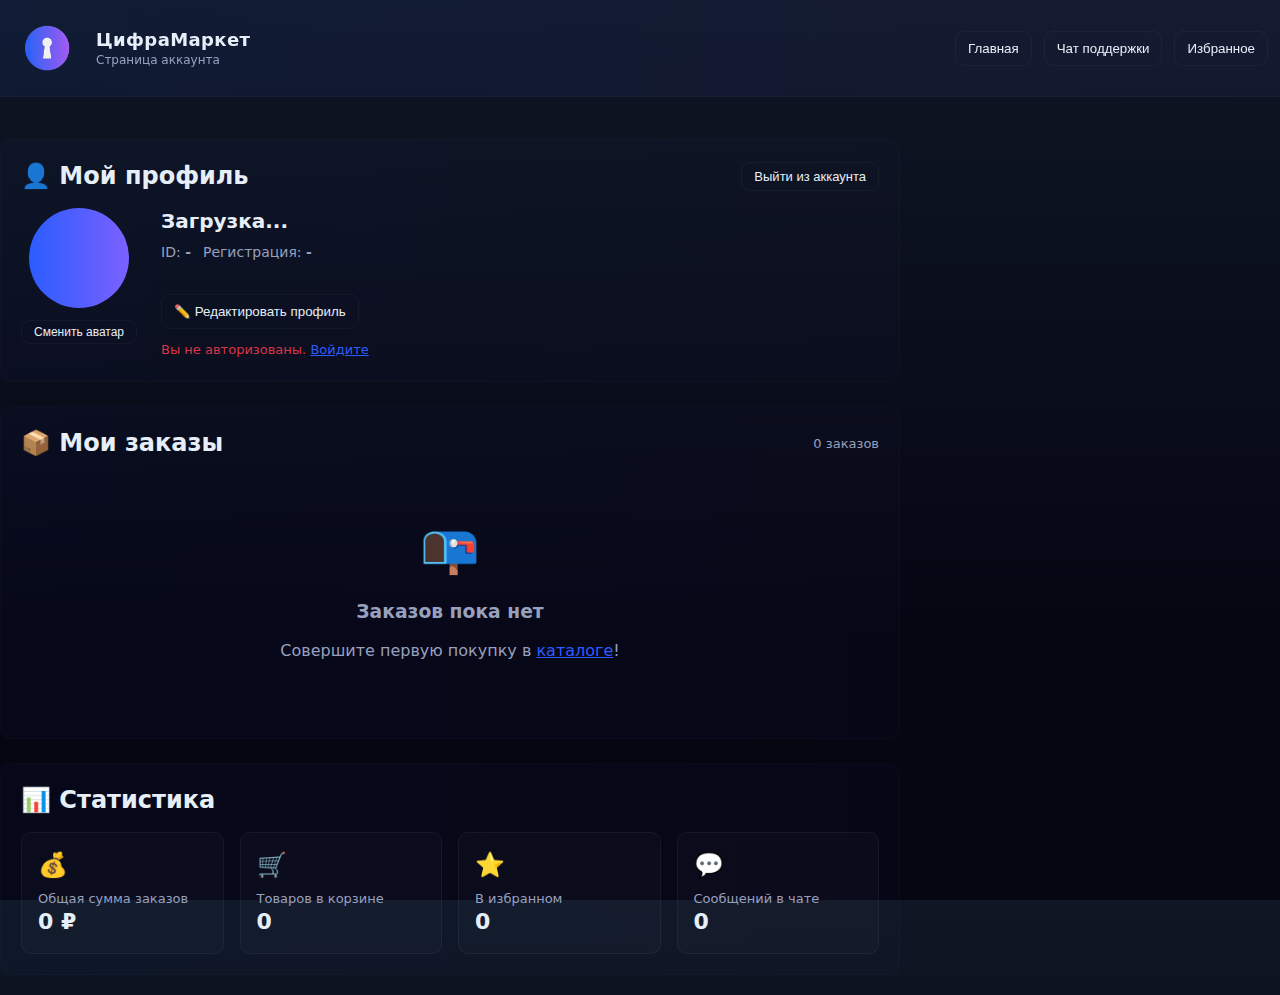
<file: app/templates/account.html>
<!doctype html>
<html lang="ru">
<head>
  <meta charset="utf-8" />
  <meta name="viewport" content="width=device-width,initial-scale=1" />
  <title>Мой аккаунт — ЦифраМаркет</title>
  <link rel="icon" href="assets/key-icon.png" type="image/png">
  <link rel="stylesheet" href="/app/static/css/styles.css">
</head>
<body>
  <header class="site-header">
    <div class="container header-inner">
      <div class="brand">
        <img src="/app/static/css/Icona.png" alt="logo" class="logo" onerror="this.style.display='none'">
        <div>
          <h1>ЦифраМаркет</h1>
          <p class="tag">Страница аккаунта</p>
        </div>
      </div>
      <nav class="nav">
        <button onclick="location.href='/'" class="btn ghost">Главная</button>
        <button onclick="location.href='/chat.html'" class="btn ghost">Чат поддержки</button>
        <button onclick="location.href='/favorite.html'" class="btn ghost">Избранное</button>
      </nav>
    </div>
  </header>

  <main class="container" style="padding: 20px 0; max-width: 900px;">
    
    <!-- Блок профиля -->
    <section class="info" style="padding: 20px; margin-bottom: 24px;">
      <div style="display: flex; justify-content: space-between; align-items: center; margin-bottom: 16px;">
        <h2 style="margin: 0;">👤 Мой профиль</h2>
        <button id="logoutBtn" class="btn ghost" style="font-size: 13px; padding: 6px 12px;">Выйти из аккаунта</button>
      </div>
      
      <div id="profileSection" style="display: grid; grid-template-columns: auto 1fr; gap: 24px; align-items: start;">
        <!-- Аватар -->
        <div style="text-align: center;">
          <div id="profileAvatar" class="profile-avatar" style="width: 100px; height: 100px; font-size: 36px; margin: 0 auto 12px;"></div>
          <button id="changeAvatarBtn" class="btn ghost" style="font-size: 12px; padding: 4px 12px;">Сменить аватар</button>
        </div>
        
        <!-- Информация -->
        <div>
          <div style="margin-bottom: 20px;">
            <h3 style="margin: 0 0 8px 0; font-size: 20px;" id="userNameDisplay">Загрузка...</h3>
            <div style="display: flex; gap: 12px; font-size: 14px; color: var(--muted);">
              <span>ID: <strong id="userIdDisplay">-</strong></span>
              <span>Регистрация: <strong id="userRegDate">-</strong></span>
            </div>
          </div>
          
          <!-- Форма редактирования (скрыта по умолчанию) -->
          <div id="editForm" style="display: none; background: rgba(255,255,255,0.02); padding: 16px; border-radius: 10px; margin-top: 16px;">
            <div style="display: grid; gap: 12px;">
              <div>
                <label style="display: block; font-size: 13px; color: var(--muted); margin-bottom: 6px;">Имя пользователя</label>
                <input id="editName" type="text" placeholder="Ваше имя" 
                       style="width: 100%; padding: 10px; border-radius: 8px; background: rgba(255,255,255,0.05); border: 1px solid rgba(255,255,255,0.1); color: var(--text);">
              </div>
              <div>
                <label style="display: block; font-size: 13px; color: var(--muted); margin-bottom: 6px;">URL аватара</label>
                <input id="editAvatar" type="text" placeholder="https://example.com/avatar.jpg" 
                       style="width: 100%; padding: 10px; border-radius: 8px; background: rgba(255,255,255,0.05); border: 1px solid rgba(255,255,255,0.1); color: var(--text);">
              </div>
              <div style="display: flex; gap: 8px; justify-content: flex-end;">
                <button id="cancelEdit" class="btn ghost">Отмена</button>
                <button id="saveProfile" class="btn primary">Сохранить</button>
              </div>
            </div>
          </div>
          
          <!-- Кнопка редактирования -->
          <button id="editProfileBtn" class="btn ghost" style="margin-top: 12px;">✏️ Редактировать профиль</button>
          
          <!-- Сообщение об успехе/ошибке -->
          <div id="profileMessage" style="margin-top: 12px; font-size: 13px; min-height: 20px;"></div>
        </div>
      </div>
    </section>

    <!-- Заказы -->
    <section class="info" style="padding: 20px; margin-bottom: 24px;">
      <div style="display: flex; justify-content: space-between; align-items: center; margin-bottom: 16px;">
        <h2 style="margin: 0;">📦 Мои заказы</h2>
        <div style="font-size: 13px; color: var(--muted);">
          <span id="ordersCount">0</span> заказов
        </div>
      </div>
      
      <div id="ordersList">
        <div style="text-align: center; padding: 40px; color: var(--muted);">
          <div style="font-size: 48px; margin-bottom: 12px;">📭</div>
          <h3 style="margin-bottom: 8px;">Заказов пока нет</h3>
          <p>Совершите первую покупку в <a href="/" style="color: var(--accent-1);">каталоге</a>!</p>
        </div>
      </div>
    </section>

    <!-- Статистика -->
    <section class="info" style="padding: 20px;">
      <h2 style="margin: 0 0 16px 0;">📊 Статистика</h2>
      <div style="display: grid; grid-template-columns: repeat(auto-fit, minmax(200px, 1fr)); gap: 16px;">
        <div class="stat-card">
          <div style="font-size: 24px; margin-bottom: 8px;">💰</div>
          <div style="font-size: 13px; color: var(--muted);">Общая сумма заказов</div>
          <div style="font-size: 22px; font-weight: bold;" id="totalSpent">0 ₽</div>
        </div>
        <div class="stat-card">
          <div style="font-size: 24px; margin-bottom: 8px;">🛒</div>
          <div style="font-size: 13px; color: var(--muted);">Товаров в корзине</div>
          <div style="font-size: 22px; font-weight: bold;" id="cartItemsCount">0</div>
        </div>
        <div class="stat-card">
          <div style="font-size: 24px; margin-bottom: 8px;">⭐</div>
          <div style="font-size: 13px; color: var(--muted);">В избранном</div>
          <div style="font-size: 22px; font-weight: bold;" id="favoritesCount">0</div>
        </div>
        <div class="stat-card">
          <div style="font-size: 24px; margin-bottom: 8px;">💬</div>
          <div style="font-size: 13px; color: var(--muted);">Сообщений в чате</div>
          <div style="font-size: 22px; font-weight: bold;" id="messagesCount">0</div>
        </div>
      </div>
    </section>

  </main>

  <script>
  // Конфигурация
  const API_BASE = window.location.hostname === 'localhost' ? 'http://localhost:8000' : '';
  
  // Состояние
  let currentUser = null;
  
  // ============ ОСНОВНЫЕ ФУНКЦИИ ============
  
  // Загрузка пользователя
  async function loadUser() {
    try {
      // Сначала пробуем локальные данные
      const localUser = JSON.parse(localStorage.getItem('kv_user') || 'null');
      
      if (!localUser || !localUser.id) {
        showMessage('Вы не авторизованы. <a href="/auth.html" style="color: var(--accent-1);">Войдите</a>', 'error');
        return null;
      }
      
      // Пробуем загрузить с сервера
      try {
        const response = await fetch(`${API_BASE}/users/${localUser.id}`);
        if (response.ok) {
          currentUser = await response.json();
          // Сохраняем в localStorage
          localStorage.setItem('kv_user', JSON.stringify(currentUser));
        } else {
          currentUser = localUser;
        }
      } catch (apiError) {
        console.warn('Сервер недоступен, используем локальные данные');
        currentUser = localUser;
      }
      
      return currentUser;
      
    } catch (error) {
      console.error('Ошибка загрузки пользователя:', error);
      showMessage('Ошибка загрузки профиля', 'error');
      return null;
    }
  }
  
  // Рендеринг профиля
  function renderProfile(user) {
    if (!user) return;
    
    // Аватар
    const avatarEl = document.getElementById('profileAvatar');
    if (user.avatar) {
      avatarEl.style.backgroundImage = `url('${user.avatar}')`;
      avatarEl.textContent = '';
    } else {
      avatarEl.style.backgroundImage = 'none';
      avatarEl.textContent = user.name?.charAt(0).toUpperCase() || '?';
    }
    
    // Имя и ID
    document.getElementById('userNameDisplay').textContent = user.name || 'Без имени';
    document.getElementById('userIdDisplay').textContent = user.id || '-';
    
    // Дата регистрации
    const regDate = user.created_at ? new Date(user.created_at).toLocaleDateString('ru-RU') : 
                   user.registered_at ? new Date(user.registered_at).toLocaleDateString('ru-RU') : 'Неизвестно';
    document.getElementById('userRegDate').textContent = regDate;
    
    // Заполняем форму редактирования
    document.getElementById('editName').value = user.name || '';
    document.getElementById('editAvatar').value = user.avatar || '';
  }
  
  // Обновление профиля
  async function updateProfile(newName, newAvatar) {
    if (!currentUser) return false;
    
    try {
      // Если сервер доступен, обновляем там
      const updatedData = { name: newName };
      if (newAvatar) updatedData.avatar = newAvatar;
      
      const response = await fetch(`${API_BASE}/users/${currentUser.id}`, {
        method: 'PUT',
        headers: { 'Content-Type': 'application/json' },
        body: JSON.stringify(updatedData)
      });
      
      if (response.ok) {
        const serverUser = await response.json();
        currentUser = { ...currentUser, ...serverUser };
      } else {
        // Если сервер не ответил, обновляем локально
        currentUser.name = newName;
        if (newAvatar) currentUser.avatar = newAvatar;
      }
      
      // Сохраняем в localStorage
      localStorage.setItem('kv_user', JSON.stringify(currentUser));
      
      // Обновляем отображение
      renderProfile(currentUser);
      
      showMessage('Профиль обновлен!', 'success');
      return true;
      
    } catch (error) {
      console.error('Ошибка обновления:', error);
      showMessage('Ошибка обновления профиля', 'error');
      return false;
    }
  }
  
  // Загрузка заказов
  async function loadOrders() {
    if (!currentUser) return [];
    
    try {
      // Пробуем загрузить с сервера
      const response = await fetch(`${API_BASE}/orders/user/${currentUser.id}?limit=10`);
      if (response.ok) {
        return await response.json();
      }
    } catch (error) {
      console.warn('Не удалось загрузить заказы с сервера:', error);
    }
    
    // Если сервер не ответил, используем локальные заказы
    return JSON.parse(localStorage.getItem('kv_orders') || '[]')
      .filter(order => order.user === currentUser.name || order.user_id === currentUser.id)
      .sort((a, b) => new Date(b.created_at || b.date || 0) - new Date(a.created_at || a.date || 0));
  }
  
  // Рендеринг заказов
  async function renderOrders() {
    const ordersList = document.getElementById('ordersList');
    const ordersCount = document.getElementById('ordersCount');
    
    const orders = await loadOrders();
    ordersCount.textContent = orders.length;
    
    if (orders.length === 0) {
      ordersList.innerHTML = `
        <div style="text-align: center; padding: 40px; color: var(--muted);">
          <div style="font-size: 48px; margin-bottom: 12px;">📭</div>
          <h3 style="margin-bottom: 8px;">Заказов пока нет</h3>
          <p>Совершите первую покупку в <a href="/" style="color: var(--accent-1);">каталоге</a>!</p>
        </div>
      `;
      return;
    }
    
    ordersList.innerHTML = orders.map((order, index) => {
      const orderDate = order.created_at ? new Date(order.created_at) : new Date(order.date || Date.now());
      const formattedDate = orderDate.toLocaleDateString('ru-RU');
      const formattedTime = orderDate.toLocaleTimeString('ru-RU', { hour: '2-digit', minute: '2-digit' });
      const total = order.total || order.items?.reduce((sum, item) => sum + (item.price * item.qty), 0) || 0;
      const itemCount = order.items?.length || 1;
      
      return `
      <div class="order-card" style="
        padding: 16px; border-radius: 10px; background: rgba(255,255,255,0.02); 
        border: 1px solid rgba(255,255,255,0.05); margin-bottom: 12px;
      ">
        <div style="display: flex; justify-content: space-between; align-items: flex-start; margin-bottom: 12px;">
          <div>
            <strong style="font-size: 15px;">Заказ #${order.id || order.order_id || index + 1}</strong>
            <div style="font-size: 13px; color: var(--muted); margin-top: 4px;">
              ${formattedDate} в ${formattedTime}
            </div>
          </div>
          <div style="text-align: right;">
            <div style="font-size: 18px; font-weight: bold; color: var(--accent-1);">
              ${total.toLocaleString('ru-RU')} ₽
            </div>
            <div style="font-size: 13px; color: var(--muted);">
              ${itemCount} ${itemCount === 1 ? 'товар' : itemCount < 5 ? 'товара' : 'товаров'}
            </div>
          </div>
        </div>
        
        ${order.items ? `
        <div style="margin-top: 12px; padding-top: 12px; border-top: 1px solid rgba(255,255,255,0.05);">
          <div style="font-size: 13px; color: var(--muted); margin-bottom: 6px;">Товары:</div>
          <div style="display: grid; gap: 8px;">
            ${order.items.slice(0, 3).map(item => `
            <div style="display: flex; align-items: center; gap: 8px;">
              <div style="width: 30px; height: 30px; border-radius: 6px; overflow: hidden;">
                <img src="${item.thumb || 'https://via.placeholder.com/30x30'}" alt="" 
                     style="width: 100%; height: 100%; object-fit: cover;">
              </div>
              <div style="flex: 1; font-size: 13px;">
                ${item.title || 'Товар'} × ${item.qty || 1}
              </div>
              <div style="font-size: 13px; font-weight: bold;">
                ${((item.price || 0) * (item.qty || 1)).toLocaleString('ru-RU')} ₽
              </div>
            </div>
            `).join('')}
            ${order.items.length > 3 ? `
            <div style="font-size: 12px; color: var(--muted); text-align: center; padding: 4px;">
              и ещё ${order.items.length - 3} товаров
            </div>
            ` : ''}
          </div>
        </div>
        ` : ''}
        
        <div style="margin-top: 12px; padding-top: 12px; border-top: 1px solid rgba(255,255,255,0.05);">
          <div style="display: flex; gap: 8px;">
            <span class="status-badge" style="
              padding: 4px 10px; border-radius: 20px; font-size: 12px;
              background: ${order.status === 'completed' ? 'rgba(40, 167, 69, 0.2)' : 
                          order.status === 'processing' ? 'rgba(255, 193, 7, 0.2)' : 
                          'rgba(108, 117, 125, 0.2)'};
              color: ${order.status === 'completed' ? '#28a745' : 
                      order.status === 'processing' ? '#ffc107' : 
                      '#6c757d'};
            ">
              ${order.status === 'completed' ? '✅ Выполнен' : 
                order.status === 'processing' ? '⏳ Обработка' : 
                '📝 Создан'}
            </span>
            ${order.email ? `<span style="font-size: 12px; color: var(--muted);">📧 ${order.email}</span>` : ''}
          </div>
        </div>
      </div>
      `;
    }).join('');
  }
  
  // Обновление статистики
  function updateStats() {
    // Корзина
    const cart = JSON.parse(localStorage.getItem('kv_cart') || '{}');
    document.getElementById('cartItemsCount').textContent = Object.keys(cart).length;
    
    // Избранное
    const favorites = JSON.parse(localStorage.getItem('kv_favorites') || '[]');
    document.getElementById('favoritesCount').textContent = favorites.length;
    
    // Заказы
    const orders = JSON.parse(localStorage.getItem('kv_orders') || '[]');
    const userOrders = orders.filter(order => 
      order.user === (currentUser?.name) || order.user_id === currentUser?.id
    );
    const totalSpent = userOrders.reduce((sum, order) => sum + (order.total || 0), 0);
    document.getElementById('totalSpent').textContent = totalSpent.toLocaleString('ru-RU') + ' ₽';
  }
  
  // Выход из аккаунта
  function logout() {
    if (confirm('Вы уверены, что хотите выйти из аккаунта?')) {
      localStorage.removeItem('kv_user');
      window.location.href = '/auth.html';
    }
  }
  
  // Вспомогательные функции
  function showMessage(text, type = 'info') {
    const msgEl = document.getElementById('profileMessage');
    msgEl.innerHTML = text;
    msgEl.style.color = type === 'success' ? '#28a745' : 
                       type === 'error' ? '#dc3545' : 
                       'var(--text)';
    
    if (type === 'success') {
      setTimeout(() => msgEl.textContent = '', 3000);
    }
  }
  
  // ============ ИНИЦИАЛИЗАЦИЯ ============
  
  async function initAccountPage() {
    // Загружаем пользователя
    currentUser = await loadUser();
    if (!currentUser) return;
    
    // Рендерим профиль
    renderProfile(currentUser);
    
    // Загружаем и рендерим заказы
    await renderOrders();
    
    // Обновляем статистику
    updateStats();
    
    // Назначаем обработчики
    setupEventListeners();
  }
  
  function setupEventListeners() {
    // Выход
    document.getElementById('logoutBtn').addEventListener('click', logout);
    
    // Редактирование профиля
    let isEditing = false;
    const editBtn = document.getElementById('editProfileBtn');
    const editForm = document.getElementById('editForm');
    const cancelBtn = document.getElementById('cancelEdit');
    const saveBtn = document.getElementById('saveProfile');
    const changeAvatarBtn = document.getElementById('changeAvatarBtn');
    
    editBtn.addEventListener('click', () => {
      isEditing = !isEditing;
      editForm.style.display = isEditing ? 'block' : 'none';
      editBtn.textContent = isEditing ? '❌ Отменить редактирование' : '✏️ Редактировать профиль';
    });
    
    cancelBtn.addEventListener('click', () => {
      isEditing = false;
      editForm.style.display = 'none';
      editBtn.textContent = '✏️ Редактировать профиль';
      document.getElementById('profileMessage').textContent = '';
    });
    
    saveBtn.addEventListener('click', async () => {
      const newName = document.getElementById('editName').value.trim();
      const newAvatar = document.getElementById('editAvatar').value.trim();
      
      if (!newName) {
        showMessage('Введите имя пользователя', 'error');
        return;
      }
      
      const success = await updateProfile(newName, newAvatar);
      if (success) {
        isEditing = false;
        editForm.style.display = 'none';
        editBtn.textContent = '✏️ Редактировать профиль';
      }
    });
    
    // Смена аватара
    changeAvatarBtn.addEventListener('click', () => {
      const avatarUrl = prompt('Введите URL нового аватара:', currentUser?.avatar || '');
      if (avatarUrl !== null) {
        document.getElementById('editAvatar').value = avatarUrl;
        if (!isEditing) {
          editBtn.click(); // Открываем форму
        }
      }
    });
    
    // Enter для сохранения
    document.getElementById('editName').addEventListener('keypress', (e) => {
      if (e.key === 'Enter') saveBtn.click();
    });
  }
  
  // Запуск при загрузке страницы
  document.addEventListener('DOMContentLoaded', initAccountPage);
  
  // Обновляем статистику при изменении localStorage
  window.addEventListener('storage', updateStats);
  
  </script>
  
  <style>
  .profile-avatar {
    background-size: cover;
    background-position: center;
    background-color: rgba(255,255,255,0.1);
    border-radius: 50%;
    display: flex;
    align-items: center;
    justify-content: center;
    color: white;
    font-weight: bold;
  }
  
  .stat-card {
    background: rgba(255,255,255,0.02);
    border: 1px solid rgba(255,255,255,0.05);
    border-radius: 10px;
    padding: 16px;
    transition: transform 0.2s;
  }
  
  .stat-card:hover {
    transform: translateY(-2px);
    background: rgba(255,255,255,0.03);
  }
  
  .order-card:hover {
    background: rgba(255,255,255,0.03);
    border-color: rgba(255,255,255,0.1);
  }
  
  @media (max-width: 768px) {
    #profileSection {
      grid-template-columns: 1fr;
      text-align: center;
    }
    
    .stat-card {
      padding: 12px;
    }
  }
  </style>
</body>
</html>
</file>
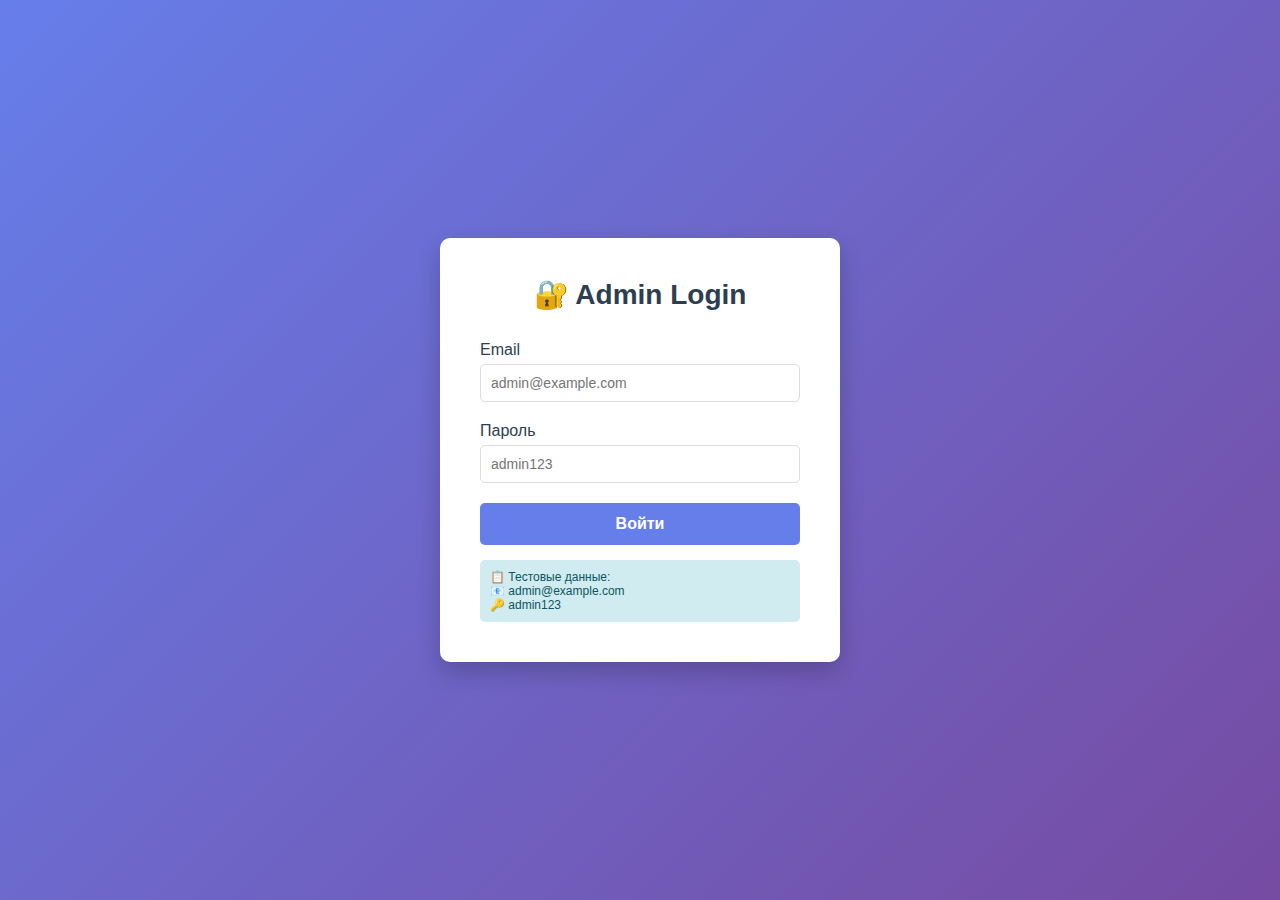
<file: app/templates/admin.html>
<!DOCTYPE html>
<html lang="en">
<head>
    <meta charset="UTF-8">
    <meta name="viewport" content="width=device-width, initial-scale=1.0">
    <title>Администраторская панель</title>
    <style>
        * {
            margin: 0;
            padding: 0;
            box-sizing: border-box;
        }

        body {
            font-family: 'Segoe UI', Tahoma, Geneva, Verdana, sans-serif;
            background: #f5f7fa;
            color: #333;
        }

        .login-container {
            display: flex;
            justify-content: center;
            align-items: center;
            min-height: 100vh;
            background: linear-gradient(135deg, #667eea 0%, #764ba2 100%);
        }

        .login-box {
            background: white;
            padding: 40px;
            border-radius: 10px;
            box-shadow: 0 10px 25px rgba(0,0,0,0.2);
            width: 100%;
            max-width: 400px;
        }

        .login-box h1 {
            text-align: center;
            margin-bottom: 30px;
            color: #2c3e50;
            font-size: 28px;
        }

        .login-box .form-group {
            margin-bottom: 20px;
        }

        .login-box label {
            display: block;
            margin-bottom: 8px;
            font-weight: 500;
            color: #2c3e50;
        }

        .login-box input {
            width: 100%;
            padding: 12px;
            border: 1px solid #ddd;
            border-radius: 5px;
            font-size: 14px;
        }

        .login-box button {
            width: 100%;
            padding: 12px;
            background: #667eea;
            color: white;
            border: none;
            border-radius: 5px;
            font-size: 16px;
            font-weight: 600;
            cursor: pointer;
            transition: background 0.3s;
        }

        .login-box button:hover {
            background: #764ba2;
        }

        .login-box .error {
            color: #e74c3c;
            margin-top: 15px;
            padding: 10px;
            background: #f8d7da;
            border-radius: 5px;
            display: none;
        }

        .login-box .info {
            color: #0c5460;
            margin-top: 15px;
            padding: 10px;
            background: #d1ecf1;
            border-radius: 5px;
            font-size: 12px;
            display: block;
        }

        .admin-panel {
            display: none;
        }

        .admin-panel.active {
            display: flex;
        }

        .container {
            display: flex;
            min-height: 100vh;
        }

        .sidebar {
            width: 250px;
            background: #2c3e50;
            color: white;
            padding: 20px;
            position: fixed;
            height: 100vh;
            overflow-y: auto;
        }

        .sidebar h1 {
            font-size: 20px;
            margin-bottom: 30px;
            border-bottom: 2px solid #3498db;
            padding-bottom: 10px;
        }

        .nav-menu {
            list-style: none;
        }

        .nav-menu li {
            margin: 10px 0;
        }

        .nav-menu button {
            width: 100%;
            padding: 12px 15px;
            background: #34495e;
            border: none;
            color: white;
            cursor: pointer;
            border-radius: 5px;
            text-align: left;
            transition: background 0.3s;
            font-size: 14px;
            font-weight: 500;
        }

        .nav-menu button:hover,
        .nav-menu button.active {
            background: #3498db;
        }

        .main-content {
            margin-left: 250px;
            flex: 1;
            padding: 20px;
        }

        .header {
            background: white;
            padding: 20px;
            border-radius: 8px;
            margin-bottom: 20px;
            box-shadow: 0 2px 4px rgba(0,0,0,0.1);
            display: flex;
            justify-content: space-between;
            align-items: center;
        }

        .header h1 {
            color: #2c3e50;
            font-size: 28px;
        }

        .user-info {
            text-align: right;
        }

        .user-info p {
            color: #666;
            margin: 5px 0;
        }

        .dashboard-grid {
            display: grid;
            grid-template-columns: repeat(auto-fit, minmax(200px, 1fr));
            gap: 20px;
            margin-bottom: 30px;
        }

        .stat-card {
            background: white;
            padding: 20px;
            border-radius: 8px;
            box-shadow: 0 2px 4px rgba(0,0,0,0.1);
            border-left: 4px solid #3498db;
        }

        .stat-card h3 {
            color: #666;
            font-size: 14px;
            margin-bottom: 10px;
            text-transform: uppercase;
        }

        .stat-card .value {
            color: #2c3e50;
            font-size: 32px;
            font-weight: bold;
        }

        .content-section {
            background: white;
            padding: 20px;
            border-radius: 8px;
            box-shadow: 0 2px 4px rgba(0,0,0,0.1);
            display: none;
        }

        .content-section.active {
            display: block;
        }

        .section-title {
            color: #2c3e50;
            font-size: 24px;
            margin-bottom: 20px;
            border-bottom: 2px solid #3498db;
            padding-bottom: 10px;
        }

        .form-group {
            margin-bottom: 15px;
        }

        .form-group label {
            display: block;
            margin-bottom: 5px;
            font-weight: 500;
            color: #2c3e50;
        }

        .form-group input,
        .form-group textarea,
        .form-group select {
            width: 100%;
            padding: 10px;
            border: 1px solid #ddd;
            border-radius: 5px;
            font-size: 14px;
        }

        .form-group textarea {
            min-height: 100px;
            resize: vertical;
        }

        .button {
            padding: 10px 20px;
            background: #3498db;
            color: white;
            border: none;
            border-radius: 5px;
            cursor: pointer;
            font-size: 14px;
            font-weight: 500;
            transition: background 0.3s;
        }

        .button:hover {
            background: #2980b9;
        }

        .button.danger {
            background: #e74c3c;
        }

        .button.danger:hover {
            background: #c0392b;
        }

        .table-container {
            overflow-x: auto;
            margin-top: 20px;
        }

        table {
            width: 100%;
            border-collapse: collapse;
        }

        table th {
            background: #34495e;
            color: white;
            padding: 12px;
            text-align: left;
            font-weight: 600;
        }

        table td {
            padding: 12px;
            border-bottom: 1px solid #ddd;
        }

        table tr:hover {
            background: #f9f9f9;
        }

        .action-buttons {
            display: flex;
            gap: 10px;
        }

        .action-buttons button {
            padding: 8px 12px;
            font-size: 12px;
        }

        .empty-state {
            text-align: center;
            padding: 40px 20px;
            color: #999;
        }

        .product-image {
            width: 60px;
            height: 60px;
            object-fit: cover;
            border-radius: 5px;
        }
    </style>
</head>
<body>
    <!-- Login Screen -->
    <div id="login-screen" class="login-container">
        <div class="login-box">
            <h1>🔐 Admin Login</h1>
            <form id="login-form">
                <div class="form-group">
                    <label>Email</label>
                    <input type="email" id="admin-login" placeholder="admin@example.com" required>
                </div>
                <div class="form-group">
                    <label>Пароль</label>
                    <input type="password" id="admin-password" placeholder="admin123" required>
                </div>
                <button type="submit" class="button">Войти</button>
                <div class="error" id="login-error"></div>
                <div class="info">📋 Тестовые данные:<br>📧 admin@example.com<br>🔑 admin123</div>
            </form>
        </div>
    </div>

    <!-- Admin Panel -->
    <div id="admin-panel" class="admin-panel">
        <div class="container">
            <!-- Sidebar -->
            <aside class="sidebar">
                <h1>📑 Admin Panel</h1>
                <ul class="nav-menu">
                    <li><button class="nav-btn active" data-section="dashboard">🎱 Dashboard</button></li>
                    <li><button class="nav-btn" data-section="products">📄 Продукты</button></li>
                    <li><button class="nav-btn" data-section="users">👥 Пользователи</button></li>
                    <li><button class="nav-btn" onclick="logout()" style="margin-top: 30px; background: #e74c3c;">🚦 Выход</button></li>
                </ul>
            </aside>

            <!-- Main Content -->
            <div class="main-content">
                <!-- Header -->
                <div class="header">
                    <h1 id="page-title">🎱 Dashboard</h1>
                    <div class="user-info">
                        <p id="user-name"></p>
                        <p id="user-role"></p>
                    </div>
                </div>

                <!-- Dashboard Section -->
                <div id="dashboard" class="content-section active">
                    <div id="dashboard-stats" class="dashboard-grid">
                        <div class="stat-card">
                            <h3>Всего продуктов</h3>
                            <div class="value" id="stat-products">0</div>
                        </div>
                        <div class="stat-card">
                            <h3>Всего пользователей</h3>
                            <div class="value" id="stat-users">0</div>
                        </div>
                        <div class="stat-card">
                            <h3>Администраторов</h3>
                            <div class="value" id="stat-admins">0</div>
                        </div>
                    </div>
                </div>

                <!-- Products Section -->
                <div id="products" class="content-section">
                    <h2 class="section-title">🔍 Новый продукт</h2>
                    <form id="product-form" style="max-width: 600px;">
                        <div class="form-group">
                            <label>Название *</label>
                            <input type="text" id="product-title" required>
                        </div>
                        <div class="form-group">
                            <label>Описание</label>
                            <textarea id="product-description"></textarea>
                        </div>
                        <div class="form-group">
                            <label>Цена *</label>
                            <input type="number" id="product-price" step="0.01" required>
                        </div>
                        <div class="form-group">
                            <label>Категория *</label>
                            <input type="text" id="product-category" required>
                        </div>
                        <div class="form-group">
                            <label>URL картинки</label>
                            <input type="url" id="product-image-url">
                        </div>
                        <button type="submit" class="button">➕ Добавить</button>
                    </form>

                    <h2 class="section-title" style="margin-top: 30px;">📊 Список</h2>
                    <div id="products-list" class="table-container"><div style="text-align:center;padding:20px">Загружаю...</div></div>
                </div>

                <!-- Users Section -->
                <div id="users" class="content-section">
                    <h2 class="section-title">👥 Пользователи</h2>
                    <div id="users-list" class="table-container"><div style="text-align:center;padding:20px">Загружаю...</div></div>
                </div>
            </div>
        </div>
    </div>

    <script>
        const API_BASE = 'http://localhost:8000';
        const ADMIN_EMAIL = 'admin@example.com';
        const ADMIN_PASSWORD = 'admin123';
        let ADMIN_USER_ID = 1;

        document.getElementById('login-form').addEventListener('submit', function(e) {
            e.preventDefault();
            const email = document.getElementById('admin-login').value.trim();
            const password = document.getElementById('admin-password').value;
            const errorDiv = document.getElementById('login-error');

            if (email === ADMIN_EMAIL && password === ADMIN_PASSWORD) {
                errorDiv.style.display = 'none';
                document.getElementById('login-screen').style.display = 'none';
                document.getElementById('admin-panel').classList.add('active');
                document.getElementById('user-name').textContent = '👤 Admin';
                document.getElementById('user-role').textContent = '🔐 Administrator';
                setupNav();
                loadDashboard();
                loadProducts();
                loadUsers();
            } else {
                errorDiv.textContent = '❌ Неверные данные';
                errorDiv.style.display = 'block';
            }
        });

        function setupNav() {
            document.querySelectorAll('.nav-btn').forEach(btn => {
                btn.addEventListener('click', function() {
                    if (this.textContent.includes('Выход')) return;
                    document.querySelectorAll('.nav-btn').forEach(b => b.classList.remove('active'));
                    this.classList.add('active');
                    const section = this.dataset.section;
                    document.querySelectorAll('.content-section').forEach(s => s.classList.remove('active'));
                    document.getElementById(section).classList.add('active');
                    if (section === 'products') loadProducts();
                    if (section === 'users') loadUsers();
                });
            });
            document.getElementById('product-form').addEventListener('submit', createProduct);
        }

        async function loadDashboard() {
            try {
                const response = await fetch(`${API_BASE}/admin/dashboard?user_id=${ADMIN_USER_ID}`);
                if (response.ok) {
                    const data = await response.json();
                    document.getElementById('stat-products').textContent = data.total_products || 0;
                    document.getElementById('stat-users').textContent = data.total_users || 0;
                    document.getElementById('stat-admins').textContent = data.admin_count || 0;
                }
            } catch (error) {
                console.error('Dashboard error:', error);
            }
        }

        async function loadProducts() {
            try {
                const response = await fetch(`${API_BASE}/admin/products?user_id=${ADMIN_USER_ID}`);
                if (response.ok) {
                    const products = await response.json();
                    if (!products || products.length === 0) {
                        document.getElementById('products-list').innerHTML = '<div style="text-align:center;color:#999">No products</div>';
                        return;
                    }
                    let html = '<table><thead><tr><th>Image</th><th>ID</th><th>Title</th><th>Price</th><th>Category</th><th>Action</th></tr></thead><tbody>';
                    products.forEach(p => {
                        const image = p.image_url ? `<img src="${p.image_url}" class="product-image">` : '📄';
                        html += `<tr><td>${image}</td><td>${p.id}</td><td>${p.title}</td><td>${p.price} ₽</td><td>${p.category}</td><td><button class="button danger" onclick="deleteProduct(${p.id})" style="padding:5px 10px;font-size:11px">🗑️</button></td></tr>`;
                    });
                    html += '</tbody></table>';
                    document.getElementById('products-list').innerHTML = html;
                }
            } catch (error) {
                console.error('Products error:', error);
            }
        }

        async function createProduct(e) {
            e.preventDefault();
            const productData = {
                title: document.getElementById('product-title').value,
                description: document.getElementById('product-description').value,
                price: parseFloat(document.getElementById('product-price').value),
                category: document.getElementById('product-category').value,
                image_url: document.getElementById('product-image-url').value || null,
                is_active: true,
                popularity: 0
            };
            try {
                const response = await fetch(`${API_BASE}/admin/products?user_id=${ADMIN_USER_ID}`, {
                    method: 'POST',
                    headers: { 'Content-Type': 'application/json' },
                    body: JSON.stringify(productData)
                });
                if (response.ok) {
                    document.getElementById('product-form').reset();
                    await loadProducts();
                    await loadDashboard();
                    alert('✅ Продукт добавлен!');
                }
            } catch (error) {
                alert('❌ Ошибка');
            }
        }

        async function deleteProduct(productId) {
            if (!confirm('Удалить?')) return;
            try {
                const response = await fetch(`${API_BASE}/admin/products/${productId}?user_id=${ADMIN_USER_ID}`, { method: 'DELETE' });
                if (response.ok) {
                    await loadProducts();
                    await loadDashboard();
                    alert('✅ Удалено!');
                }
            } catch (error) {
                alert('❌ Ошибка');
            }
        }

        async function loadUsers() {
            try {
                const response = await fetch(`${API_BASE}/admin/users?user_id=${ADMIN_USER_ID}`);
                if (response.ok) {
                    const users = await response.json();
                    if (!users || users.length === 0) {
                        document.getElementById('users-list').innerHTML = '<div style="text-align:center;color:#999">No users</div>';
                        return;
                    }
                    let html = '<table><thead><tr><th>ID</th><th>Name</th><th>Email</th><th>Role</th><th>Action</th></tr></thead><tbody>';
                    users.forEach(u => {
                        const roleColor = u.role_id === 2 ? ' style="color:#e74c3c;font-weight:bold"' : '';
                        html += `<tr><td>${u.id}</td><td>${u.name}</td><td>${u.email}</td><td${roleColor}>${u.role_name}</td><td><button class="button danger" onclick="deleteUser(${u.id})" style="padding:5px 10px;font-size:11px">🗑️</button></td></tr>`;
                    });
                    html += '</tbody></table>';
                    document.getElementById('users-list').innerHTML = html;
                }
            } catch (error) {
                console.error('Users error:', error);
            }
        }

        async function deleteUser(userId) {
            if (userId === ADMIN_USER_ID) { alert('❌ Нельзя удалить себя'); return; }
            if (!confirm('Удалить?')) return;
            try {
                const response = await fetch(`${API_BASE}/admin/users/${userId}?user_id=${ADMIN_USER_ID}`, { method: 'DELETE' });
                if (response.ok) {
                    await loadUsers();
                    await loadDashboard();
                    alert('✅ Удалено!');
                }
            } catch (error) {
                alert('❌ Ошибка');
            }
        }

        function logout() {
            if (confirm('Выход?')) {
                document.getElementById('admin-panel').classList.remove('active');
                document.getElementById('login-screen').style.display = 'flex';
                document.getElementById('admin-login').value = '';
                document.getElementById('admin-password').value = '';
            }
        }
    </script>
</body>
</html>
</file>
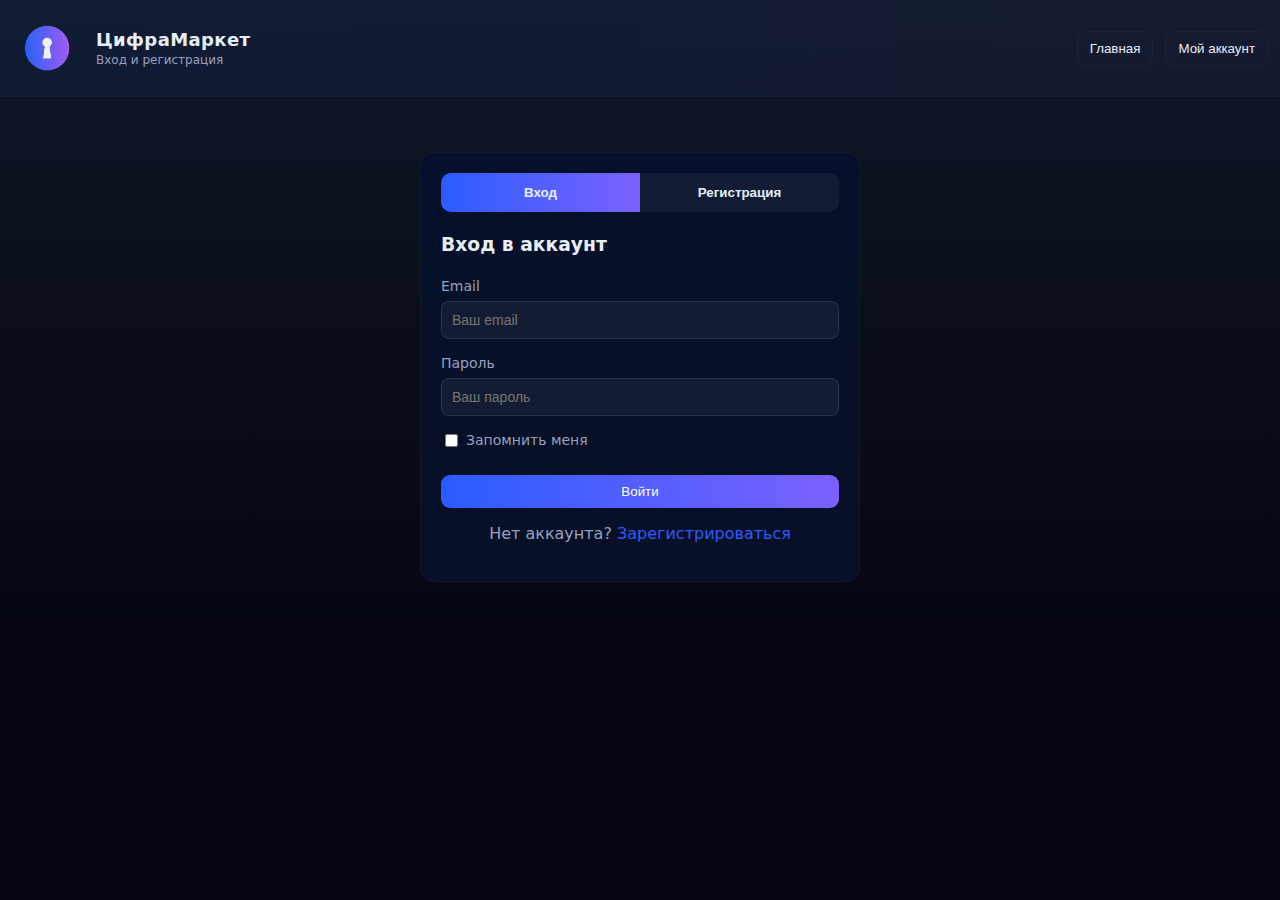
<file: app/templates/auth.html>
<!doctype html>
<html lang="ru">
<head>
  <meta charset="utf-8" />
  <meta name="viewport" content="width=device-width,initial-scale=1" />
  <title>Вход и регистрация — ЦифраМаркет</title>
  <link rel="icon" href="assets/key-icon.png" type="image/png">
  <link rel="stylesheet" href="/app/static/css/styles.css">
</head>
<body>
  <header class="site-header">
    <div class="container header-inner">
      <div class="brand">
        <img src="/app/static/css/Icona.png" alt="logo" class="logo" onerror="this.style.display='none'">
        <div>
          <h1>ЦифраМаркет</h1>
          <p class="tag">Вход и регистрация</p>
        </div>
      </div>
      <nav class="nav">
        <button onclick="location.href='/'" class="btn ghost">Главная</button>
        <button onclick="location.href='/account.html'" class="btn ghost">Мой аккаунт</button>
      </nav>
    </div>
  </header>

  <main class="container" style="display:flex;align-items:center;justify-content:center;min-height:60vh">
    <div class="modal-panel" style="max-width:440px;padding:20px;width:100%;">
      <div class="form-toggle" style="margin-bottom:20px;">
        <button id="login-toggle" class="toggle-btn active">Вход</button>
        <button id="register-toggle" class="toggle-btn">Регистрация</button>
      </div>
      
      <!-- Форма входа -->
      <form id="login-form" class="auth-form active">
        <h3 style="margin:0 0 20px 0;">Вход в аккаунт</h3>
        <div class="form-group">
          <label for="login-email">Email</label>
          <input type="email" id="login-email" placeholder="Ваш email" required>
        </div>
        <div class="form-group">
          <label for="login-password">Пароль</label>
          <input type="password" id="login-password" placeholder="Ваш пароль" required>
          <div class="password-toggle">
            <i class="feather eye" id="login-password-toggle"></i>
          </div>
        </div>
        <div class="form-options">
          <label class="remember-me">
            <input type="checkbox" id="remember-me">
            <span>Запомнить меня</span>
          </label>
        </div>
        <button type="submit" class="btn primary" style="width:100%;margin-top:10px;">
          <span class="btn-text">Войти</span>
        </button>
        <div class="form-footer">
          <p style="text-align:center;margin-top:15px;color:var(--muted);">
            Нет аккаунта? <a href="#" id="switch-to-register" style="color:var(--accent-1);">Зарегистрироваться</a>
          </p>
        </div>
      </form>
      
      <!-- Форма регистрации -->
      <form id="register-form" class="auth-form">
        <h3 style="margin:0 0 20px 0;">Регистрация аккаунта</h3>
        <div class="form-group">
          <label for="register-name">Имя пользователя</label>
          <input type="text" id="register-name" placeholder="Ваше имя" required>
        </div>
        <div class="form-group">
          <label for="register-email">Email</label>
          <input type="email" id="register-email" placeholder="Ваш email" required>
        </div>
        <div class="form-group">
          <label for="register-password">Пароль</label>
          <input type="password" id="register-password" placeholder="Придумайте пароль" required>
          <div class="password-toggle">
            <i class="feather eye" id="register-password-toggle"></i>
          </div>
        </div>
        <div class="form-group">
          <label for="register-confirm-password">Подтвердите пароль</label>
          <input type="password" id="register-confirm-password" placeholder="Повторите пароль" required>
          <div class="password-toggle">
            <i class="feather eye" id="register-confirm-password-toggle"></i>
          </div>
        </div>
        <div class="form-group">
          <label class="terms-checkbox">
            <input type="checkbox" id="accept-terms" required>
            <span>Я соглашаюсь с <a href="#" style="color:var(--accent-1);">условиями использования</a></span>
          </label>
        </div>
        <button type="submit" class="btn primary" style="width:100%;margin-top:10px;">
          <span class="btn-text">Зарегистрироваться</span>
        </button>
        <div class="form-footer">
          <p style="text-align:center;margin-top:15px;color:var(--muted);">
            Уже есть аккаунт? <a href="#" id="switch-to-login" style="color:var(--accent-1);">Войти</a>
          </p>
        </div>
      </form>
      
      <div id="message-container" style="margin-top:15px;"></div>
    </div>
  </main>

  <style>
    .form-toggle {
      display: flex;
      margin-bottom: 20px;
      border-radius: 10px;
      overflow: hidden;
      background-color: rgba(255, 255, 255, 0.05);
    }
    
    .toggle-btn {
      flex: 1;
      padding: 12px;
      text-align: center;
      cursor: pointer;
      font-weight: 600;
      background: transparent;
      border: none;
      color: var(--text);
      transition: all 0.3s ease;
    }
    
    .toggle-btn.active {
      background: linear-gradient(90deg, var(--accent-1), var(--accent-2));
    }
    
    .auth-form {
      display: none;
    }
    
    .auth-form.active {
      display: block;
      animation: fadeIn 0.3s ease;
    }
    
    @keyframes fadeIn {
      from { opacity: 0; transform: translateY(10px); }
      to { opacity: 1; transform: translateY(0); }
    }
    
    .form-group {
      margin-bottom: 15px;
      position: relative;
    }
    
    .form-group label {
      display: block;
      margin-bottom: 5px;
      font-size: 14px;
      color: var(--muted);
    }
    
    .form-group input {
      width: 100%;
      padding: 10px;
      border-radius: 8px;
      border: 1px solid rgba(255, 255, 255, 0.1);
      background: rgba(255, 255, 255, 0.05);
      color: var(--text);
      font-size: 14px;
    }
    
    .form-group input:focus {
      outline: none;
      border-color: var(--accent-1);
    }
    
    .password-toggle {
      position: absolute;
      right: 10px;
      top: 35px;
      cursor: pointer;
      color: var(--muted);
    }
    
    .password-toggle:hover {
      color: var(--accent-1);
    }
    
    .form-options {
      display: flex;
      justify-content: space-between;
      align-items: center;
      margin-bottom: 15px;
    }
    
    .remember-me, .terms-checkbox {
      display: flex;
      align-items: center;
      font-size: 14px;
      color: var(--muted);
    }
    
    .remember-me input, .terms-checkbox input {
      margin-right: 8px;
    }
    
    .form-footer a {
      text-decoration: none;
    }
    
    .form-footer a:hover {
      text-decoration: underline;
    }
    
    #message-container {
      padding: 10px;
      border-radius: 8px;
      display: none;
    }
    
    .message-success {
      background: rgba(40, 167, 69, 0.15);
      border-left: 4px solid #28a745;
      color: #a3e9b4;
    }
    
    .message-error {
      background: rgba(220, 53, 69, 0.15);
      border-left: 4px solid #dc3545;
      color: #f8a5b2;
    }
    
    .message-info {
      background: rgba(0, 180, 216, 0.15);
      border-left: 4px solid #00b4d8;
      color: #a3e0eb;
    }
  </style>

  <script>
    const API_BASE_URL = 'http://localhost:8000';
    
    // DOM элементы
    const loginToggle = document.getElementById('login-toggle');
    const registerToggle = document.getElementById('register-toggle');
    const loginForm = document.getElementById('login-form');
    const registerForm = document.getElementById('register-form');
    const switchToRegister = document.getElementById('switch-to-register');
    const switchToLogin = document.getElementById('switch-to-login');
    const messageContainer = document.getElementById('message-container');
    
    // Инициализация
    document.addEventListener('DOMContentLoaded', function() {
      // Переключение между формами входа и регистрации
      loginToggle.addEventListener('click', () => switchForm('login'));
      registerToggle.addEventListener('click', () => switchForm('register'));
      switchToRegister.addEventListener('click', (e) => {
        e.preventDefault();
        switchForm('register');
      });
      switchToLogin.addEventListener('click', (e) => {
        e.preventDefault();
        switchForm('login');
      });
      
      // Обработчики показа/скрытия пароля
      document.getElementById('login-password-toggle').addEventListener('click', () => 
        togglePasswordVisibility('login-password', 'login-password-toggle'));
      document.getElementById('register-password-toggle').addEventListener('click', () => 
        togglePasswordVisibility('register-password', 'register-password-toggle'));
      document.getElementById('register-confirm-password-toggle').addEventListener('click', () => 
        togglePasswordVisibility('register-confirm-password', 'register-confirm-password-toggle'));
      
      // Обработчики отправки форм
      loginForm.addEventListener('submit', handleLogin);
      registerForm.addEventListener('submit', handleRegistration);
      
      // Проверяем, есть ли сохраненные данные для входа
      checkSavedCredentials();
    });
    
    // Переключение между формами
    function switchForm(formType) {
      if (formType === 'login') {
        loginToggle.classList.add('active');
        registerToggle.classList.remove('active');
        loginForm.classList.add('active');
        registerForm.classList.remove('active');
      } else {
        loginToggle.classList.remove('active');
        registerToggle.classList.add('active');
        loginForm.classList.remove('active');
        registerForm.classList.add('active');
      }
      clearMessages();
    }
    
    // Показать/скрыть пароль
    function togglePasswordVisibility(inputId, toggleId) {
      const input = document.getElementById(inputId);
      const icon = document.getElementById(toggleId);
      
      if (input.type === 'password') {
        input.type = 'text';
        icon.classList.remove('eye');
        icon.classList.add('eye-off');
      } else {
        input.type = 'password';
        icon.classList.remove('eye-off');
        icon.classList.add('eye');
      }
    }
    
    // Показать сообщение
    function showMessage(message, type = 'info') {
      messageContainer.innerHTML = `
        <div class="message-${type}">
          <p style="margin:0;padding:5px 0;">${message}</p>
        </div>
      `;
      messageContainer.style.display = 'block';
      
      // Автоматически скрыть сообщение через 5 секунд (кроме ошибок)
      if (type !== 'error') {
        setTimeout(() => {
          messageContainer.style.display = 'none';
        }, 5000);
      }
    }
    
    // Очистить сообщения
    function clearMessages() {
      messageContainer.style.display = 'none';
      messageContainer.innerHTML = '';
    }
    
    // Обработка входа
    async function handleLogin(e) {
      e.preventDefault();
      
      const email = document.getElementById('login-email').value;
      const password = document.getElementById('login-password').value;
      const rememberMe = document.getElementById('remember-me').checked;
      
      // Валидация
      if (!email || !password) {
        showMessage('Пожалуйста, заполните все поля', 'error');
        return;
      }
      
      try {
        // Показать состояние загрузки
        const submitBtn = loginForm.querySelector('.btn');
        const btnText = submitBtn.querySelector('.btn-text');
        const originalText = btnText.textContent;
        btnText.textContent = 'Вход...';
        submitBtn.disabled = true;
        
        // Отправляем запрос на аутентификацию
        const response = await fetch(`${API_BASE_URL}/users/authenticate?email=${encodeURIComponent(email)}&password=${encodeURIComponent(password)}`, {
          method: 'POST',
          headers: {
            'Accept': 'application/json',
          }
        });
        
        if (!response.ok) {
          throw new Error('Ошибка аутентификации');
        }
        
        const data = await response.json();
        
        showMessage(`Добро пожаловать, ${data.name}!`, 'success');
        
        // Сохраняем данные пользователя
        const userData = {
          id: data.user_id,
          name: data.name,
          email: data.email
        };
        
        localStorage.setItem('kv_user', JSON.stringify(userData));
        
        // Если выбрано "Запомнить меня", сохраняем email
        if (rememberMe) {
          localStorage.setItem('kv_remembered_email', email);
        } else {
          localStorage.removeItem('kv_remembered_email');
        }
        
        // Перенаправление на главную страницу
        setTimeout(() => {
          window.location.href = '/';
        }, 1500);
        
      } catch (error) {
        console.error('Ошибка при входе:', error);
        showMessage('Неверный email или пароль', 'error');
      } finally {
        // Восстановить кнопку
        const submitBtn = loginForm.querySelector('.btn');
        const btnText = submitBtn.querySelector('.btn-text');
        btnText.textContent = 'Войти';
        submitBtn.disabled = false;
      }
    }
    
    // Обработка регистрации
    async function handleRegistration(e) {
      e.preventDefault();
      
      const name = document.getElementById('register-name').value;
      const email = document.getElementById('register-email').value;
      const password = document.getElementById('register-password').value;
      const confirmPassword = document.getElementById('register-confirm-password').value;
      const acceptTerms = document.getElementById('accept-terms').checked;
      
      // Валидация
      if (!name || !email || !password || !confirmPassword) {
        showMessage('Пожалуйста, заполните все поля', 'error');
        return;
      }
      
      if (password !== confirmPassword) {
        showMessage('Пароли не совпадают', 'error');
        return;
      }
      
      if (password.length < 6) {
        showMessage('Пароль должен содержать минимум 6 символов', 'error');
        return;
      }
      
      if (!acceptTerms) {
        showMessage('Необходимо принять условия использования', 'error');
        return;
      }
      
      try {
        // Показать состояние загрузки
        const submitBtn = registerForm.querySelector('.btn');
        const btnText = submitBtn.querySelector('.btn-text');
        const originalText = btnText.textContent;
        btnText.textContent = 'Регистрация...';
        submitBtn.disabled = true;
        
        // Получаем список ролей, чтобы присвоить пользователю роль по умолчанию
        let roleId = 2; // Значение по умолчанию для обычного пользователя
        
        try {
          const rolesResponse = await fetch(`${API_BASE_URL}/roles/`);
          if (rolesResponse.ok) {
            const roles = await rolesResponse.json();
            // Ищем роль "user" или "client"
            const defaultRole = roles.find(role => 
              role.name.toLowerCase() === 'user' || 
              role.name.toLowerCase() === 'client' ||
              role.name.toLowerCase() === 'customer'
            );
            if (defaultRole) {
              roleId = defaultRole.id;
            }
          }
        } catch (rolesError) {
          console.warn('Не удалось получить список ролей, используется значение по умолчанию', rolesError);
        }
        
        // Отправляем запрос на создание пользователя
        const response = await fetch(`${API_BASE_URL}/users/`, {
          method: 'POST',
          headers: {
            'Content-Type': 'application/json',
            'Accept': 'application/json',
          },
          body: JSON.stringify({
            name: name,
            email: email,
            password: password,
            role_id: roleId
          })
        });
        
        if (response.ok) {
          const data = await response.json();
          showMessage('Регистрация успешна! Теперь вы можете войти в систему.', 'success');
          
          // Переключаемся на форму входа
          setTimeout(() => {
            switchForm('login');
            // Заполняем email в форме входа
            document.getElementById('login-email').value = email;
            document.getElementById('login-password').focus();
          }, 2000);
        } else {
          // Обработка ошибок от сервера
          if (response.status === 409) {
            showMessage('Пользователь с таким email уже существует', 'error');
          } else if (response.status === 422) {
            const errorData = await response.json();
            showMessage('Ошибка валидации данных', 'error');
          } else {
            showMessage('Ошибка при регистрации', 'error');
          }
        }
      } catch (error) {
        console.error('Ошибка при регистрации:', error);
        showMessage('Ошибка соединения с сервером', 'error');
      } finally {
        // Восстановить кнопку
        const submitBtn = registerForm.querySelector('.btn');
        const btnText = submitBtn.querySelector('.btn-text');
        btnText.textContent = 'Зарегистрироваться';
        submitBtn.disabled = false;
      }
    }
    
    // Проверка сохраненных данных для входа
    function checkSavedCredentials() {
      const rememberedEmail = localStorage.getItem('kv_remembered_email');
      if (rememberedEmail) {
        document.getElementById('login-email').value = rememberedEmail;
        document.getElementById('remember-me').checked = true;
        document.getElementById('login-password').focus();
      }
    }
  </script>
</body>
</html>
</file>
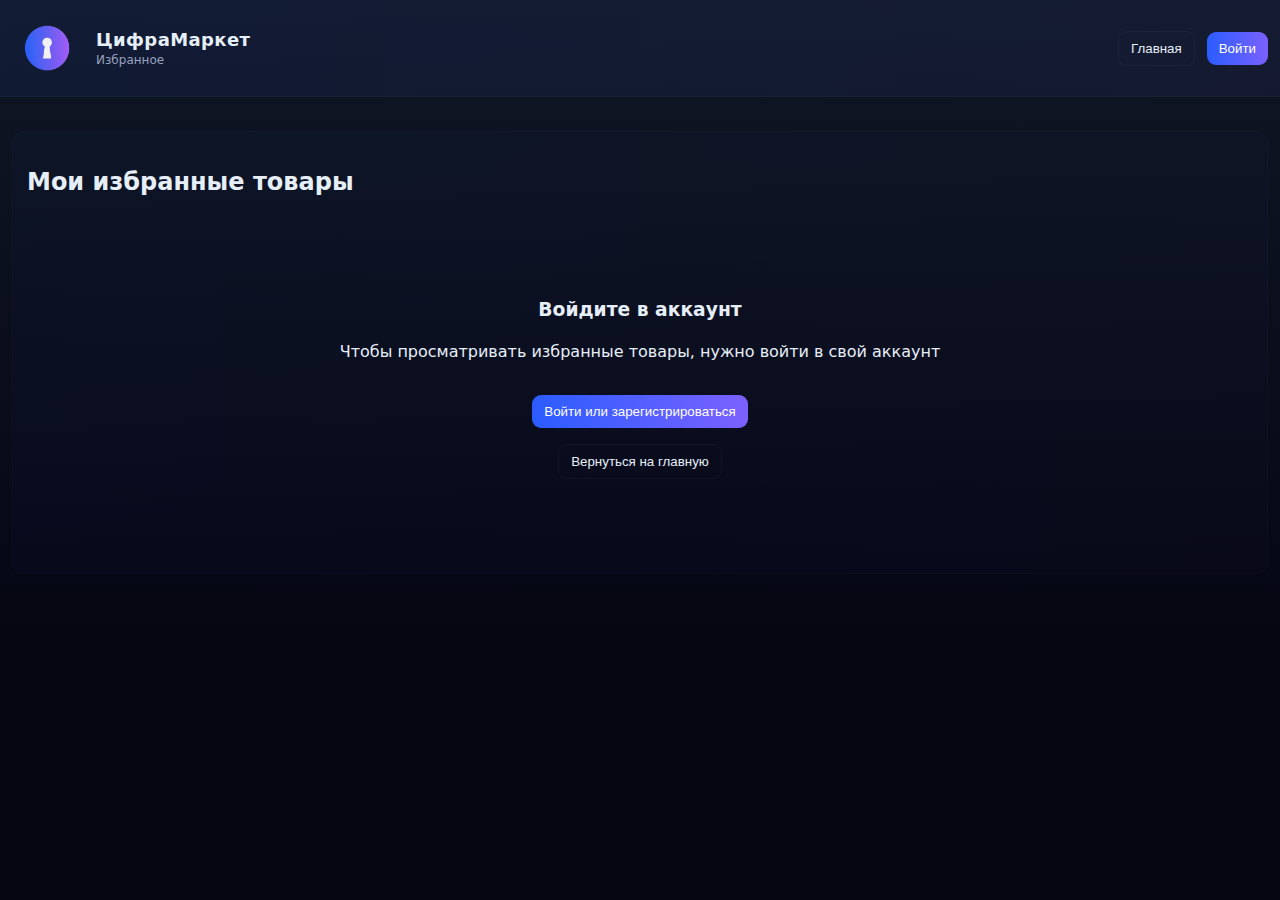
<file: app/templates/favorite.html>
<!doctype html>
<html lang="ru">
<head>
  <meta charset="utf-8" />
  <meta name="viewport" content="width=device-width,initial-scale=1" />
  <title>Избранное — ЦифраМаркет</title>
  <link rel="icon" href="assets/key-icon.png" type="image/png">
  <link rel="stylesheet" href="/app/static/css/styles.css">
  <style>
    .tabs {
      display: flex;
      gap: 8px;
      margin-bottom: 16px;
      border-bottom: 1px solid rgba(255,255,255,0.05);
      padding-bottom: 8px;
    }
    .tab {
      background: transparent;
      border: none;
      color: var(--muted);
      padding: 8px 16px;
      cursor: pointer;
      border-radius: 6px;
      font-size: 14px;
      transition: all 0.2s;
    }
    .tab:hover {
      background: rgba(255,255,255,0.03);
    }
    .tab.active {
      background: rgba(var(--accent-1-rgb), 0.1);
      color: var(--accent-1);
      font-weight: 500;
    }
    .empty-state {
      text-align: center;
      padding: 60px 20px;
      color: var(--muted);
      grid-column: 1 / -1;
    }
    .empty-state h3 {
      margin-bottom: 12px;
      color: var(--text);
    }
    .login-prompt {
      background: rgba(var(--accent-1-rgb), 0.05);
      border-radius: 10px;
      padding: 40px 24px;
      text-align: center;
      margin: 40px 0;
    }
    .loading-spinner {
      display: inline-block;
      width: 40px;
      height: 40px;
      border: 3px solid rgba(var(--accent-1-rgb),0.3);
      border-top-color: var(--accent-1);
      border-radius: 50%;
      animation: spin 1s linear infinite;
      margin-bottom: 12px;
    }
    .card .actions {
      display: flex;
      gap: 8px;
      margin-top: 12px;
    }
    @keyframes spin {
      to { transform: rotate(360deg); }
    }
    @keyframes slideIn {
      from { transform: translateX(100%); opacity: 0; }
      to { transform: translateX(0); opacity: 1; }
    }
    @keyframes slideOut {
      from { transform: translateX(0); opacity: 1; }
      to { transform: translateX(100%); opacity: 0; }
    }
    .notification {
      position: fixed;
      top: 20px;
      right: 20px;
      padding: 12px 16px;
      border-radius: 8px;
      color: white;
      z-index: 1000;
      box-shadow: 0 4px 12px rgba(0,0,0,0.15);
      animation: slideIn 0.3s ease;
    }
    .notification.success {
      background: linear-gradient(90deg, #28a745, #20c997);
    }
    .notification.error {
      background: linear-gradient(90deg, #dc3545, #e83e8c);
    }
    .notification.info {
      background: linear-gradient(90deg, #17a2b8, #00b4d8);
    }
    .favorite-date {
      font-size: 12px;
      color: var(--muted);
      margin-top: 8px;
    }
    .item-unavailable {
      opacity: 0.6;
      position: relative;
    }
    .item-unavailable::before {
      content: "Недоступно";
      position: absolute;
      top: 8px;
      right: 8px;
      background: rgba(220, 53, 69, 0.9);
      color: white;
      padding: 2px 6px;
      border-radius: 4px;
      font-size: 11px;
      z-index: 1;
    }
  </style>
</head>
<body>
  <header class="site-header">
    <div class="container header-inner">
      <div class="brand">
        <img src="/app/static/css/Icona.png" alt="logo" class="logo" onerror="this.style.display='none'">
        <div>
          <h1>ЦифраМаркет</h1>
          <p class="tag">Избранное</p>
        </div>
      </div>
      <nav class="nav">
        <button onclick="location.href='/'" class="btn ghost">Главная</button>
        <button id="loginBtn" class="btn primary" style="display:none;">Войти</button>
        <button id="userProfileBtn" class="btn ghost" style="display:none; gap: 8px; align-items: center;">
          <div id="userAvatarSmall" class="profile-avatar" style="width: 24px; height: 24px; font-size: 12px;"></div>
          <span id="userNameSmall"></span>
        </button>
      </nav>
    </div>
  </header>

  <main class="container">
    <section class="info">
      <h2>Мои избранные товары</h2>
      
      <div id="authCheck" style="display:none;">
        <div class="login-prompt">
          <h3>Войдите в аккаунт</h3>
          <p>Чтобы просматривать избранные товары, нужно войти в свой аккаунт</p>
          <button onclick="location.href='/auth.html'" class="btn primary" style="margin-top: 16px;">
            Войти или зарегистрироваться
          </button>
          <div style="margin-top: 16px;">
            <button onclick="location.href='/'" class="btn ghost">
              Вернуться на главную
            </button>
          </div>
        </div>
      </div>
      
      <div id="favoritesContent" style="display:none;">
        <div class="tabs">
          <button class="tab active" data-type="all">Все (<span id="countAll">0</span>)</button>
          <button class="tab" data-type="products">Товары (<span id="countProducts">0</span>)</button>
          <button class="tab" data-type="listings">Публикации (<span id="countListings">0</span>)</button>
          <button class="tab" data-type="author">Авторские (<span id="countAuthor">0</span>)</button>
        </div>
        
        <div id="loading" style="text-align: center; padding: 60px 20px;">
          <div class="loading-spinner"></div>
          <p style="margin-top:16px;color:var(--muted)">Загрузка избранного...</p>
        </div>
        
        <div id="favGrid" class="product-grid" style="margin-top:12px;display:grid;grid-template-columns:repeat(auto-fill,minmax(280px,1fr));gap:20px"></div>
      </div>
    </section>
  </main>

  <script>
    // Конфигурация
    const API_BASE_URL = '';
    const APP_STATE_KEY = 'kv_app_state';
    
    // Состояние приложения для этой страницы
    const State = {
      currentUser: null,
      favorites: [],
      products: [],
      marketListings: [],
      authorListings: [],
      currentTab: 'all',
      isLoading: false
    };

    // ====================
    // УТИЛИТЫ
    // ====================

    function formatPrice(price) {
      return price === 0 ? 'Бесплатно' : price.toLocaleString('ru-RU') + ' ₽';
    }

    function formatDate(dateString) {
      const date = new Date(dateString);
      return date.toLocaleDateString('ru-RU', {
        day: 'numeric',
        month: 'long',
        year: 'numeric'
      });
    }

    function showNotification(message, type = 'info') {
      // Удаляем старые уведомления
      const oldNotifications = document.querySelectorAll('.notification');
      oldNotifications.forEach(n => n.remove());
      
      const notification = document.createElement('div');
      notification.className = `notification ${type}`;
      notification.textContent = message;
      document.body.appendChild(notification);
      
      setTimeout(() => {
        notification.style.animation = 'slideOut 0.3s ease';
        setTimeout(() => notification.remove(), 300);
      }, 3000);
    }

    function getItemType(favorite) {
      if (favorite.products_id) return 'product';
      if (favorite.listing_id) return 'market';
      if (favorite.author_listing_id) return 'account';
      return null;
    }

    function getItemId(favorite) {
      if (favorite.products_id) return favorite.products_id;
      if (favorite.listing_id) return favorite.listing_id;
      if (favorite.author_listing_id) return favorite.author_listing_id;
      return null;
    }

    // ====================
    // АВТОРИЗАЦИЯ И ПРОФИЛЬ
    // ====================

    function checkAuth() {
      try {
        const userStr = localStorage.getItem('kv_user');
        const authCheck = document.getElementById('authCheck');
        const favoritesContent = document.getElementById('favoritesContent');
        const loginBtn = document.getElementById('loginBtn');
        const userProfileBtn = document.getElementById('userProfileBtn');
        
        if (userStr) {
          State.currentUser = JSON.parse(userStr);
          authCheck.style.display = 'none';
          favoritesContent.style.display = 'block';
          loginBtn.style.display = 'none';
          userProfileBtn.style.display = 'flex';
          
          // Обновляем профиль
          updateUserProfile();
          
          // Загружаем избранное
          loadFavorites();
        } else {
          State.currentUser = null;
          authCheck.style.display = 'block';
          favoritesContent.style.display = 'none';
          loginBtn.style.display = 'block';
          userProfileBtn.style.display = 'none';
        }
      } catch (error) {
        console.error('Ошибка проверки авторизации:', error);
        showNotification('Ошибка проверки авторизации', 'error');
      }
    }

    function updateUserProfile() {
      const userAvatar = document.getElementById('userAvatarSmall');
      const userName = document.getElementById('userNameSmall');
      
      if (userAvatar && State.currentUser) {
        if (State.currentUser.avatar) {
          userAvatar.style.backgroundImage = `url('${State.currentUser.avatar}')`;
          userAvatar.textContent = '';
        } else {
          userAvatar.style.backgroundImage = 'none';
          userAvatar.textContent = State.currentUser.name.charAt(0).toUpperCase();
        }
      }
      
      if (userName && State.currentUser) {
        userName.textContent = State.currentUser.name;
      }
    }

    function logoutUser() {
      if (confirm('Выйти из аккаунта?')) {
        localStorage.removeItem('kv_user');
        State.currentUser = null;
        State.favorites = [];
        checkAuth();
        showNotification('Вы вышли из аккаунта', 'info');
      }
    }

    // ====================
    // ЗАГРУЗКА ДАННЫХ
    // ====================

    async function loadFavorites() {
      try {
        if (!State.currentUser) return;
        
        State.isLoading = true;
        document.getElementById('loading').style.display = 'block';
        document.getElementById('favGrid').innerHTML = '';
        
        console.log('Загрузка избранного для пользователя ID:', State.currentUser.id);
        
        // Загружаем избранное с сервера
        const response = await fetch(`${API_BASE_URL}/favorites/user/${State.currentUser.id}?skip=0&limit=100`);
        
        if (response.ok) {
          const favoritesData = await response.json();
          console.log('Получено избранное:', favoritesData.length, 'шт.');
          
          State.favorites = favoritesData;
          
          // Параллельно загружаем данные товаров
          await Promise.all([
            loadProductsData(),
            loadMarketListingsData(),
            loadAuthorListingsData()
          ]);
          
          renderFavorites();
          updateTabCounts();
          
        } else if (response.status === 404) {
          // У пользователя нет избранного
          State.favorites = [];
          renderFavorites();
          updateTabCounts();
          
        } else {
          throw new Error(`Ошибка сервера: ${response.status}`);
        }
      } catch (error) {
        console.error('Ошибка загрузки избранного:', error);
        showNotification('Не удалось загрузить избранное', 'error');
        renderEmptyState('Ошибка загрузки', 'Попробуйте обновить страницу');
      } finally {
        State.isLoading = false;
        document.getElementById('loading').style.display = 'none';
      }
    }

    async function loadProductsData() {
      try {
        const response = await fetch(`${API_BASE_URL}/products/?skip=0&limit=100&active_only=true`);
        if (response.ok) {
          State.products = await response.json();
          console.log('Загружены товары:', State.products.length, 'шт.');
        }
      } catch (error) {
        console.error('Ошибка загрузки товаров:', error);
        State.products = [];
      }
    }

    async function loadMarketListingsData() {
      try {
        const response = await fetch(`${API_BASE_URL}/listings/?skip=0&limit=100&active_only=true`);
        if (response.ok) {
          State.marketListings = await response.json();
          console.log('Загружены публикации:', State.marketListings.length, 'шт.');
        }
      } catch (error) {
        console.error('Ошибка загрузки публикаций:', error);
        State.marketListings = [];
      }
    }

    async function loadAuthorListingsData() {
      try {
        const response = await fetch(`${API_BASE_URL}/author-listings/?skip=0&limit=100&active_only=true`);
        if (response.ok) {
          State.authorListings = await response.json();
          console.log('Загружены авторские издания:', State.authorListings.length, 'шт.');
        }
      } catch (error) {
        console.error('Ошибка загрузки авторских изданий:', error);
        State.authorListings = [];
      }
    }

    // ====================
    // ПОИСК И ПОЛУЧЕНИЕ ДАННЫХ ТОВАРОВ
    // ====================

    function getProductById(productId) {
      return State.products.find(p => p.id == productId);
    }

    function getMarketListingById(listingId) {
      return State.marketListings.find(l => l.id == listingId);
    }

    function getAuthorListingById(authorListingId) {
      return State.authorListings.find(a => a.id == authorListingId);
    }

    function getItemByFavorite(favorite) {
      const itemType = getItemType(favorite);
      const itemId = getItemId(favorite);
      
      if (!itemType || !itemId) return null;
      
      switch (itemType) {
        case 'product':
          return getProductById(itemId);
        case 'market':
          return getMarketListingById(itemId);
        case 'account':
          return getAuthorListingById(itemId);
        default:
          return null;
      }
    }

    function getItemTitle(favorite) {
      const item = getItemByFavorite(favorite);
      return item ? item.title : 'Товар не найден';
    }

    function getItemPrice(favorite) {
      const item = getItemByFavorite(favorite);
      return item ? (item.price || 0) : 0;
    }

    function getItemThumbnail(favorite) {
      const item = getItemByFavorite(favorite);
      if (!item) return 'https://via.placeholder.com/400x200?text=Товар+не+найден';
      
      return item.image_url || item.thumb || 'https://via.placeholder.com/400x200?text=Избранное';
    }

    function getItemCategory(favorite) {
      const item = getItemByFavorite(favorite);
      if (!item) return '';
      
      return item.category || item.game_topic || item.topic || 'Без категории';
    }

    function getItemDescription(favorite) {
      const item = getItemByFavorite(favorite);
      if (!item) return 'Товар больше недоступен';
      
      const desc = item.description || '';
      return desc.length > 120 ? desc.substring(0, 120) + '...' : desc;
    }

    function isItemAvailable(favorite) {
      const item = getItemByFavorite(favorite);
      if (!item) return false;
      
      // Проверяем активность товара
      if (item.is_active !== undefined) return item.is_active !== false;
      if (item.status !== undefined) return item.status === 'active';
      
      return true;
    }

    // ====================
    // РЕНДЕРИНГ
    // ====================

    function renderFavorites() {
      const container = document.getElementById('favGrid');
      if (!container) return;
      
      // Фильтруем по текущей вкладке
      const filteredFavorites = State.favorites.filter(favorite => {
        if (State.currentTab === 'all') return true;
        
        const itemType = getItemType(favorite);
        if (State.currentTab === 'products' && itemType === 'product') return true;
        if (State.currentTab === 'listings' && itemType === 'market') return true;
        if (State.currentTab === 'author' && itemType === 'account') return true;
        
        return false;
      });
      
      if (filteredFavorites.length === 0) {
        renderEmptyState(getEmptyStateTitle(), getEmptyStateMessage());
        return;
      }
      
      container.innerHTML = filteredFavorites.map(favorite => {
        const itemType = getItemType(favorite);
        const itemId = getItemId(favorite);
        const isAvailable = isItemAvailable(favorite);
        const itemClass = isAvailable ? '' : 'item-unavailable';
        
        return `
          <article class="card ${itemClass}" data-favorite-id="${favorite.id}" data-item-type="${itemType}" data-item-id="${itemId}">
            <div class="media">
              <img src="${getItemThumbnail(favorite)}" 
                   alt="${getItemTitle(favorite)}"
                   onerror="this.src='https://via.placeholder.com/400x200?text=Избранное'"
                   style="width:100%;height:100%;object-fit:cover">
            </div>
            <div>
              <h3 style="margin:0 0 8px 0;font-size:16px;line-height:1.3">${getItemTitle(favorite)}</h3>
              <div style="display:flex;justify-content:space-between;align-items:center;margin-bottom:8px">
                <span class="tag-pill" style="font-size:12px">${getItemCategory(favorite)}</span>
                <span class="price" style="font-size:18px;font-weight:700">${formatPrice(getItemPrice(favorite))}</span>
              </div>
              <p style="margin:0;color:var(--muted);font-size:13px;line-height:1.4">
                ${getItemDescription(favorite)}
              </p>
              <div class="favorite-date">
                Добавлено: ${formatDate(favorite.added_at)}
              </div>
            </div>
            <div class="actions">
              <button class="btn primary" onclick="addToCartFromFavorite('${itemType}', ${itemId})" ${!isAvailable ? 'disabled style="opacity:0.5"' : ''}>
                ${isAvailable ? 'Купить' : 'Недоступно'}
              </button>
              <button class="btn ghost" onclick="removeFavorite(${favorite.id})">
                Удалить
              </button>
            </div>
          </article>
        `;
      }).join('');
    }

    function renderEmptyState(title, message) {
      const container = document.getElementById('favGrid');
      if (!container) return;
      
      container.innerHTML = `
        <div class="empty-state">
          <h3>${title}</h3>
          <p>${message}</p>
          ${State.currentTab === 'all' ? `
            <div style="margin-top:20px;display:flex;gap:12px;justify-content:center">
              <button onclick="location.href='/'" class="btn primary">
                Найти товары
              </button>
              <button onclick="loadFavorites()" class="btn ghost">
                Обновить
              </button>
            </div>
          ` : ''}
        </div>
      `;
    }

    function getEmptyStateTitle() {
      switch (State.currentTab) {
        case 'products': return 'Нет избранных товаров';
        case 'listings': return 'Нет избранных публикаций';
        case 'author': return 'Нет избранных авторских изданий';
        default: return 'Нет избранных товаров';
      }
    }

    function getEmptyStateMessage() {
      switch (State.currentTab) {
        case 'products': return 'Добавляйте товары в избранное на главной странице';
        case 'listings': return 'Добавляйте публикации в избранное в разделе "Маркет публикаций"';
        case 'author': return 'Добавляйте авторские издания в избранное в разделе "Авторские издания"';
        default: return 'Начните добавлять товары в избранное на главной странице';
      }
    }

    function updateTabCounts() {
      const counts = {
        all: State.favorites.length,
        products: State.favorites.filter(f => getItemType(f) === 'product').length,
        listings: State.favorites.filter(f => getItemType(f) === 'market').length,
        author: State.favorites.filter(f => getItemType(f) === 'account').length
      };
      
      document.getElementById('countAll').textContent = counts.all;
      document.getElementById('countProducts').textContent = counts.products;
      document.getElementById('countListings').textContent = counts.listings;
      document.getElementById('countAuthor').textContent = counts.author;
    }

    // ====================
    // ДЕЙСТВИЯ С ТОВАРАМИ
    // ====================

    async function removeFavorite(favoriteId) {
      try {
        if (!confirm('Удалить из избранного?')) return;
        
        const response = await fetch(`${API_BASE_URL}/favorites/${favoriteId}`, {
          method: 'DELETE'
        });
        
        if (response.ok) {
          // Удаляем из локального состояния
          State.favorites = State.favorites.filter(f => f.id !== favoriteId);
          
          // Перерисовываем
          renderFavorites();
          updateTabCounts();
          
          showNotification('Удалено из избранного', 'success');
          
          // Обновляем счетчик на главной странице (если она открыта)
          updateMainPageFavCount();
          
        } else if (response.status === 404) {
          showNotification('Избранное уже удалено', 'info');
          // Все равно обновляем локальное состояние
          State.favorites = State.favorites.filter(f => f.id !== favoriteId);
          renderFavorites();
          updateTabCounts();
          
        } else {
          throw new Error(`Ошибка: ${response.status}`);
        }
      } catch (error) {
        console.error('Ошибка удаления из избранного:', error);
        showNotification('Не удалось удалить из избранного', 'error');
      }
    }

    function addToCartFromFavorite(itemType, itemId) {
      try {
        let item = null;
        
        switch (itemType) {
          case 'product':
            item = getProductById(itemId);
            break;
          case 'market':
            item = getMarketListingById(itemId);
            break;
          case 'account':
            item = getAuthorListingById(itemId);
            break;
        }
        
        if (!item) {
          showNotification('Товар не найден', 'error');
          return;
        }
        
        // Добавляем в корзину в localStorage
        const cart = JSON.parse(localStorage.getItem('kv_cart') || '{}');
        const cartId = `${itemType}-${itemId}`;
        
        cart[cartId] = {
          id: cartId,
          title: item.title || 'Без названия',
          price: item.price || 0,
          qty: (cart[cartId]?.qty || 0) + 1,
          thumb: item.image_url || item.thumb || 'https://via.placeholder.com/400x200',
          category: item.category || itemType
        };
        
        localStorage.setItem('kv_cart', JSON.stringify(cart));
        
        showNotification('Добавлено в корзину', 'success');
        
        // Обновляем счетчик корзины на главной странице
        updateMainPageCartCount();
        
      } catch (error) {
        console.error('Ошибка добавления в корзину:', error);
        showNotification('Не удалось добавить в корзину', 'error');
      }
    }

    function updateMainPageFavCount() {
      // Отправляем сообщение на главную страницу, если она открыта в другом табе
      if (window.opener) {
        try {
          window.opener.postMessage({
            type: 'FAVORITES_UPDATED',
            count: State.favorites.length
          }, '*');
        } catch (e) {
          console.warn('Не удалось обновить счетчик на главной странице:', e);
        }
      }
      
      // Сохраняем в localStorage для синхронизации
      localStorage.setItem('kv_favs_count', State.favorites.length.toString());
    }

    function updateMainPageCartCount() {
      const cart = JSON.parse(localStorage.getItem('kv_cart') || '{}');
      const count = Object.keys(cart).length;
      
      if (window.opener) {
        try {
          window.opener.postMessage({
            type: 'CART_UPDATED',
            count: count
          }, '*');
        } catch (e) {
          console.warn('Не удалось обновить счетчик корзины на главной странице:', e);
        }
      }
      
      localStorage.setItem('kv_cart_count', count.toString());
    }

    // ====================
    // ИНИЦИАЛИЗАЦИЯ
    // ====================

    function initEventListeners() {
      // Обработчики вкладок
      document.querySelectorAll('.tab').forEach(tab => {
        tab.addEventListener('click', () => {
          // Обновляем активную вкладку
          document.querySelectorAll('.tab').forEach(t => t.classList.remove('active'));
          tab.classList.add('active');
          State.currentTab = tab.dataset.type;
          
          // Перерисовываем
          renderFavorites();
        });
      });
      
      // Кнопка входа
      document.getElementById('loginBtn').addEventListener('click', () => {
        location.href = '/auth.html';
      });
      
      // Кнопка профиля (выход)
      document.getElementById('userProfileBtn').addEventListener('click', (e) => {
        e.preventDefault();
        logoutUser();
      });
      
      // Слушаем сообщения от главной страницы
      window.addEventListener('message', (event) => {
        if (event.data && event.data.type === 'FAVORITES_UPDATED') {
          // Если главная страница сообщила об обновлении избранного
          loadFavorites();
        }
      });
      
      // Обработка обновления страницы
      window.addEventListener('beforeunload', () => {
        // Сохраняем состояние
        localStorage.setItem('kv_favs_state', JSON.stringify({
          favorites: State.favorites,
          lastUpdated: new Date().toISOString()
        }));
      });
    }

    // ====================
    // ЗАПУСК ПРИЛОЖЕНИЯ
    // ====================

    async function initApp() {
      try {
        console.log('Инициализация страницы избранного...');
        
        // Проверяем авторизацию
        checkAuth();
        
        // Настраиваем обработчики событий
        initEventListeners();
        
        console.log('Страница избранного инициализирована');
        
      } catch (error) {
        console.error('Ошибка инициализации страницы избранного:', error);
        showNotification('Ошибка загрузки страницы', 'error');
      }
    }

    // Запускаем приложение при загрузке страницы
    document.addEventListener('DOMContentLoaded', initApp);

    // Экспортируем функции для глобального использования
    window.removeFavorite = removeFavorite;
    window.addToCartFromFavorite = addToCartFromFavorite;
    window.loadFavorites = loadFavorites;

  </script>
</body>
</html>
</file>
<file: app/static/css/styles.css>
:root{
  --bg: #0f1724;
  --card: linear-gradient(180deg, rgba(47,60,120,0.14), rgba(95,56,140,0.06));
  --accent-1: #2b5cff;
  --accent-2: #7b61ff;
  --muted: #98a0bf;
  --surface: #0b1020;
  --glass: rgba(255,255,255,0.03);
  --glass-2: rgba(123,97,255,0.06);
  --text: #e6eef8;
  --radius: 10px;
  font-family: 'Noto Sans', system-ui, -apple-system, "Segoe UI", Roboto, "Helvetica Neue", Arial;
}

*{box-sizing:border-box}
html,body{height:100%}
body{
  margin:0;
  background:linear-gradient(180deg,var(--bg), #060613 70%);
  color:var(--text);
  -webkit-font-smoothing:antialiased;
  -moz-osx-font-smoothing:grayscale;
  line-height:1.35;
  padding-bottom:60px;
}

.container{
  max-width:100%;
  margin:0;
  padding:12px;
}

.site-header{
  background:linear-gradient(90deg, rgba(43,92,255,0.08), rgba(123,97,255,0.06));
  border-bottom:1px solid rgba(255,255,255,0.03);
  position:sticky;
  top:0;
  z-index:30;
}
.header-inner{
  display:flex;
  align-items:center;
  justify-content:space-between;
  gap:16px;
}
.brand{display:flex;align-items:center;gap:12px}
.logo{
  width:72px;
  height:72px;
  max-width:72px;
  max-height:72px;
  border-radius:10px;
  object-fit:contain;
  background:transparent;
  border:0;
  box-shadow:none;
  display:block;
  flex-shrink:0;
}
.brand h1{margin:0;font-size:18px;letter-spacing:0.4px}
.tag{margin:0;font-size:12px;color:var(--muted)}

.preview-hero{
  background:linear-gradient(90deg, rgba(43,92,255,0.03), rgba(123,97,255,0.02));
  border-bottom:1px solid rgba(255,255,255,0.02);
}
.preview-inner{
  display:flex;
  align-items:center;
  gap:16px;
  position:relative;
  padding:16px 22px;
  min-height:140px;
  overflow:hidden;
}
.preview-thumbs{
  display:flex;
  gap: -12px;
  align-items:center;
  flex: 0 0 auto;
  margin-right:12px;
}
.preview-thumbs img{
  width:120px;
  height:84px;
  object-fit:cover;
  border-radius:8px;
  border:1px solid rgba(255,255,255,0.04);
  box-shadow:0 6px 18px rgba(2,6,23,0.6);
  transform: translateX(-18px);
}
.preview-thumbs img:first-child{ transform: translateX(0); }
.preview-thumbs img:nth-child(2){ transform: translateX(-8px); }
.preview-thumbs img:nth-child(3){ transform: translateX(-16px); }
.preview-thumbs img:nth-child(4){ transform: translateX(-24px); }
.preview-thumbs img:nth-child(5){ transform: translateX(-32px); opacity:0.98; }

.preview-title{
  font-size:20px;
  margin:0;
  font-weight:700;
  color:var(--text);
  text-shadow: 0 6px 18px rgba(11,12,20,0.6);
  padding-left:18px;
  flex:1 1 auto;
}

.nav{display:flex;gap:12px;align-items:center}
.search{
  padding:10px 12px;
  border-radius:10px;
  border:1px solid rgba(255,255,255,0.04);
  background:transparent;
  color:var(--text);
  min-width:220px;
}
.btn{
  padding:9px 12px;
  border-radius:9px;
  background:transparent;
  color:var(--text);
  border:1px solid rgba(255,255,255,0.04);
  cursor:pointer;
}
.btn.primary{
  background:linear-gradient(90deg,var(--accent-1),var(--accent-2));
  border:0;
  color:white;
}
.btn.ghost{background:transparent}
.btn.icon{padding:6px 8px;font-size:18px}
.profile-btn{display:flex;align-items:center;gap:8px;padding:6px 8px;border-radius:8px;background:transparent;border:1px solid rgba(255,255,255,0.04);cursor:pointer}
.profile-avatar{width:30px;height:30px;border-radius:8px;background:linear-gradient(90deg,var(--accent-1),var(--accent-2));display:flex;align-items:center;justify-content:center;font-weight:700;color:#fff}
.auth-mini{font-size:13px;color:var(--muted)}

.filters{margin:18px 0}
.filter-row{display:flex;gap:12px;align-items:center}
.filter-row label{font-size:13px;color:var(--muted)}
.filter-row select{
  margin-left:8px;padding:8px;border-radius:8px;background:transparent;border:1px solid rgba(255,255,255,0.04);color:var(--text)
}

.filter-toolbar, .sort-menu{display:flex;gap:8px;align-items:center;flex-wrap:wrap}
.chip{
  padding:8px 10px;border-radius:999px;background:transparent;border:1px solid rgba(255,255,255,0.04);color:var(--text);cursor:pointer;font-size:13px;
}
.chip[aria-pressed="true"], .chip.active-chip{
  background:linear-gradient(90deg,var(--accent-1),var(--accent-2));color:white;border:0;box-shadow:0 8px 24px rgba(43,92,255,0.12);
}

@media (max-width:420px){
  .filter-row{flex-direction:column;align-items:flex-start;gap:8px}
  .filter-toolbar{width:100%;overflow:auto}
  .chip{padding:8px 10px;font-size:13px;white-space:nowrap}
  .sort-menu{margin-left:0}
}

.product-grid{
  display:grid;
  grid-template-columns:repeat(auto-fill,minmax(220px,1fr));
  gap:14px;
}

.card{
  background:var(--glass);
  border:1px solid rgba(255,255,255,0.03);
  padding:12px;
  border-radius:var(--radius);
  display:flex;
  flex-direction:column;
  gap:10px;
  transition:transform .14s ease, box-shadow .14s ease;
  height:100%;
  justify-content:flex-start;
}
.card:hover{transform:translateY(-6px);box-shadow:0 6px 20px rgba(15,20,36,0.6)}
.card .media{
  height:120px;border-radius:8px;overflow:hidden;background:linear-gradient(90deg,var(--accent-1),var(--accent-2));
  display:flex;align-items:center;justify-content:center;color:white;font-weight:700;font-size:14px;
}
.card h3{margin:0;font-size:15px}
.meta{display:flex;justify-content:space-between;align-items:center;font-size:13px;color:var(--muted)}
.price{font-weight:700;color:var(--text)}
.actions{
  display:flex;
  gap:8px;
  align-items:center;
  justify-content:space-between;
  margin-top:auto;
}
.tag-pill{padding:6px 8px;border-radius:999px;background:rgba(255,255,255,0.03);font-size:12px;color:var(--muted)}

.modal{
  position:fixed;inset:0;display:none;align-items:center;justify-content:center;background:linear-gradient(180deg,rgba(2,6,23,0.6),rgba(2,6,23,0.8));
  z-index:60;padding:20px;
}
.modal[aria-hidden="false"]{display:flex}
.modal-panel{
  width:100%;
  max-width:100%;
  background:linear-gradient(180deg,#07102a 0%, #071026 100%);
  border-radius:14px;
  padding:12px;
  border:1px solid rgba(255,255,255,0.04);
}
.modal-header{display:flex;align-items:center;justify-content:space-between;padding:8px 6px}
.modal-body{max-height:52vh;overflow:auto;padding:8px}
.modal-footer{display:flex;align-items:center;justify-content:space-between;padding:8px 6px;border-top:1px solid rgba(255,255,255,0.02)}
.cart-item{display:flex;gap:12px;padding:8px;border-radius:8px;margin-bottom:8px;background:rgba(255,255,255,0.02)}
.cart-item .thumb{width:72px;height:48px;background:rgba(255,255,255,0.02);border-radius:6px;display:flex;align-items:center;justify-content:center;color:var(--muted)}
.item-info{flex:1}
.qty{display:flex;gap:6px;align-items:center;margin-top:6px}
.qty button{padding:6px;border-radius:6px;border:0;background:rgba(255,255,255,0.03);color:var(--text);cursor:pointer}

.toast{
  position:fixed;right:18px;bottom:18px;background:linear-gradient(90deg,var(--accent-1),var(--accent-2));color:white;padding:10px 14px;border-radius:10px;box-shadow:0 8px 30px rgba(11,12,20,0.6);display:none;z-index:70;
}

.info{margin-top:22px;padding:14px;border-radius:12px;background:linear-gradient(90deg, rgba(43,92,255,0.03), rgba(123,97,255,0.02));border:1px solid rgba(255,255,255,0.02)}

@media (max-width:640px){
  .header-inner{flex-direction:column;align-items:flex-start;gap:10px}
  .search{width:100%}
  .brand h1{font-size:16px}
  .preview-inner{flex-direction:column;align-items:flex-start;gap:12px;min-height:120px;padding:12px}
  .preview-thumbs{order:2;display:flex;gap:8px;overflow:hidden}
  .preview-thumbs img{width:84px;height:56px;transform:none;box-shadow:0 6px 18px rgba(2,6,23,0.6)}
  .preview-title{order:1;font-size:18px;padding-left:0}
}

@media (max-width:420px){
  :root{
    --radius:8px;
  }
  .container{
    padding:12px;
    max-width:100%;
  }
  body{padding-bottom:68px;}

  .site-header{top:12px}
  .header-inner{padding:6px 0;gap:6px}
  .logo{width:40px;height:40px}
  .brand h1{font-size:12px;margin-top:0}
  .tag{font-size:11px;color:var(--muted);display:none}
  .nav{width:100%;display:flex;flex-wrap:wrap;gap:6px}
  .search{min-width:0;flex:1 1 100%;padding:8px;border-radius:8px;font-size:13px}
  .btn{padding:8px 10px;min-height:40px;min-width:40px;border-radius:8px;font-size:13px}
  .btn.icon{padding:6px 8px;font-size:15px}
  .profile-avatar{width:30px;height:30px}
  .preview-inner{min-height:88px;padding:8px;gap:8px}
  .preview-thumbs{gap:6px}
  .preview-thumbs img{width:64px;height:40px}
  .preview-title{font-size:15px}
  .filters{margin:8px 0}
  .filter-row{flex-direction:column;align-items:flex-start;gap:6px}
  .filter-row select{min-width:100%}
  .product-grid{
    grid-template-columns:repeat(auto-fill,minmax(160px,1fr));
    gap:8px;
  }
  .card{padding:8px;border-radius:8px}
  .card .media{height:96px}
  .card h3{font-size:13px}
  .meta{font-size:12px}
  .price{font-size:13px}
  .actions{flex-direction:column;align-items:stretch;gap:6px}
  .actions .btn{width:100%}
  .modal-panel{max-width:96%;padding:8px}
  .modal-body{max-height:50vh}
  .toast{left:12px;right:12px;bottom:12px;width:auto;font-size:13px;padding:8px 10px}
  .info{padding:10px}
  main.container{padding:8px 12px}
  #favBtn{padding:10px 12px;right:12px;bottom:88px}
}

.themed-select{
  appearance: none;
  -webkit-appearance: none;
  -moz-appearance: none;
  background: linear-gradient(90deg,var(--accent-1),var(--accent-2));
  color: #fff;
  border: 0;
  padding: 10px 12px;
  border-radius: 10px;
  font-size: 14px;
  box-shadow: 0 6px 18px rgba(11,12,20,0.5);
}
@media (max-width:420px){
  .themed-select{ padding:8px 10px; border-radius:8px; font-size:13px; }
}

.payment-chips{
  display: flex;
  flex-wrap: wrap;
  gap: 8px;
  margin-top: 6px;
}
.payment-chip{
  padding: 10px 12px;
  border-radius: 10px;
  cursor: pointer;
  font-size: 14px;
  border: 1px solid rgba(255,255,255,0.04);
  background: var(--glass);
  color: var(--text);
  transition: all 0.2s ease;
}
.payment-chip.selected{
  background: linear-gradient(90deg,var(--accent-1),var(--accent-2));
  color: white;
  border: 1px solid var(--accent-1);
  box-shadow: 0 4px 12px rgba(43,92,255,0.2);
}
.payment-chip:hover{
  transform: translateY(-2px);
  box-shadow: 0 4px 12px rgba(43,92,255,0.1);
}
@media (max-width:420px){
  .payment-chip{ padding:8px 10px; font-size:13px; }
}

.profile-btn {
  display: flex;
  align-items: center;
  gap: 8px;
  padding: 6px 10px;
  border-radius: 8px;
  background: rgba(255, 255, 255, 0.05);
  border: 1px solid rgba(255, 255, 255, 0.1);
  cursor: pointer;
  color: var(--text);
  text-decoration: none;
}

.profile-btn:hover {
  background: rgba(255, 255, 255, 0.1);
}

.profile-avatar {
  width: 32px;
  height: 32px;
  border-radius: 8px;
  background: linear-gradient(90deg, var(--accent-1), var(--accent-2));
  display: flex;
  align-items: center;
  justify-content: center;
  font-weight: 700;
  color: #fff;
  background-size: cover;
  background-position: center;
}

.feather.eye, .feather.eye-off {
  width: 18px;
  height: 18px;
  stroke: currentColor;
  stroke-width: 2;
  stroke-linecap: round;
  stroke-linejoin: round;
  fill: none;
}

@media (max-width: 768px) {
  .profile-btn span {
    display: none;
  }
  
  .profile-btn {
    padding: 6px;
  }
  
  #logoutBtn {
    font-size: 12px;
    padding: 5px 6px;
  }
}

.btn.ghost.active-chip {
  background: rgba(var(--accent-1-rgb), 0.1) !important;
  color: var(--accent-1) !important;
  border-color: var(--accent-1) !important;
}

.btn.ghost[disabled] {
  opacity: 0.5;
  cursor: not-allowed;
}

.btn.ghost[title] {
  position: relative;
}

.btn.ghost[title]:hover::after {
  content: attr(title);
  position: absolute;
  bottom: 100%;
  left: 50%;
  transform: translateX(-50%);
  background: rgba(0,0,0,0.8);
  color: white;
  padding: 4px 8px;
  border-radius: 4px;
  font-size: 12px;
  white-space: nowrap;
  z-index: 1000;
  margin-bottom: 5px;
}
</file>
